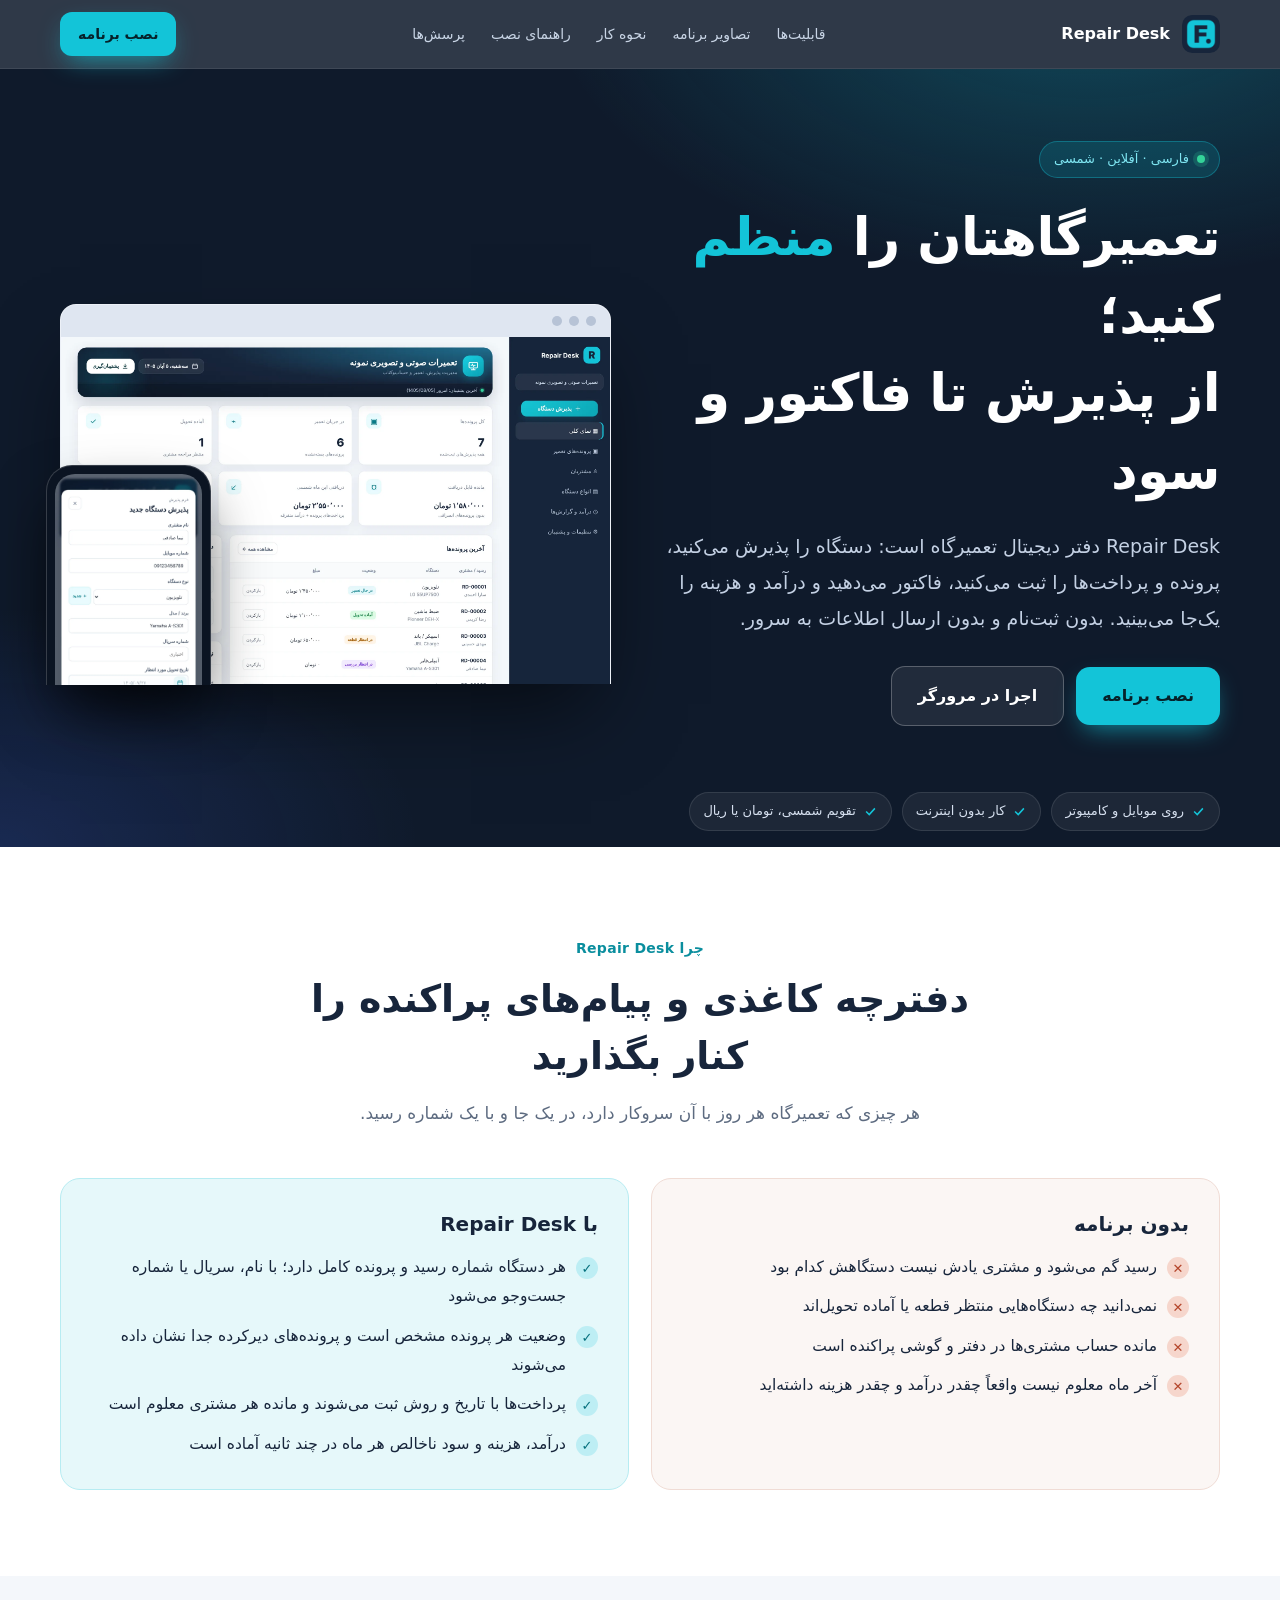
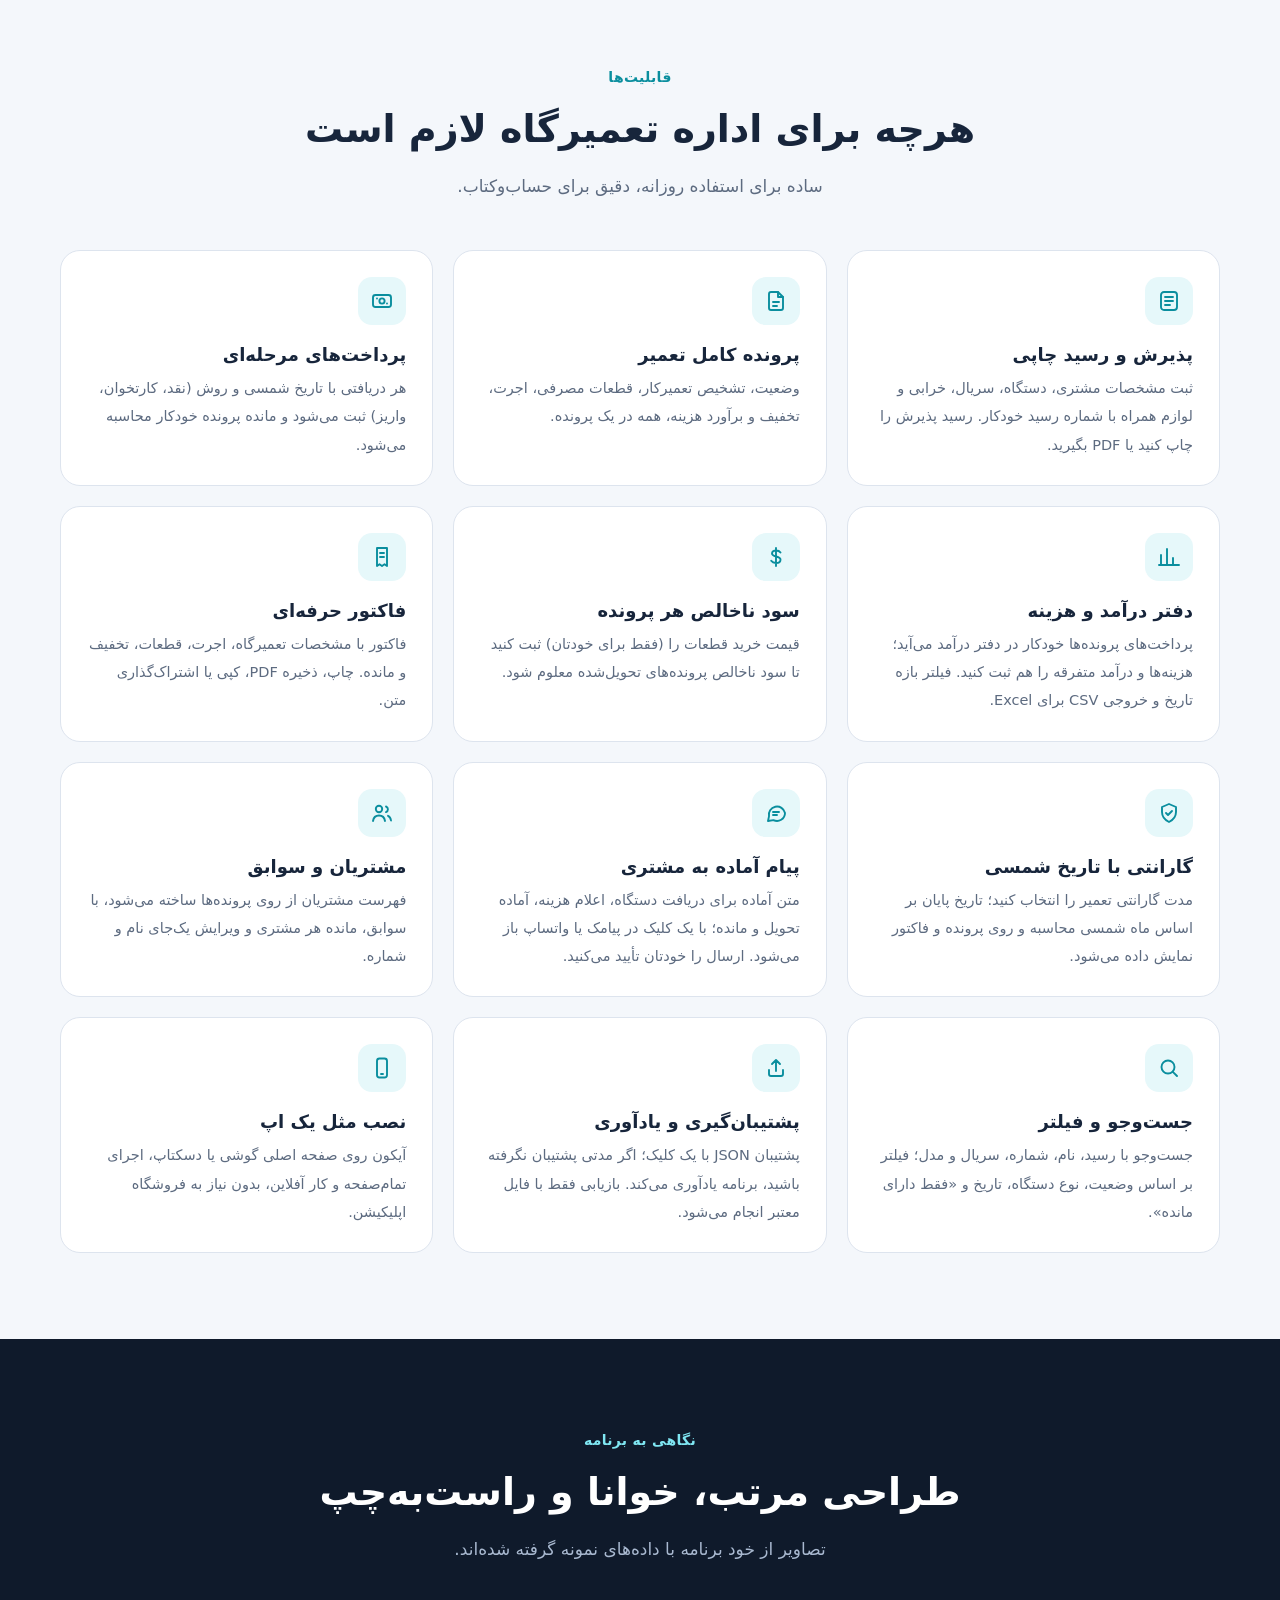
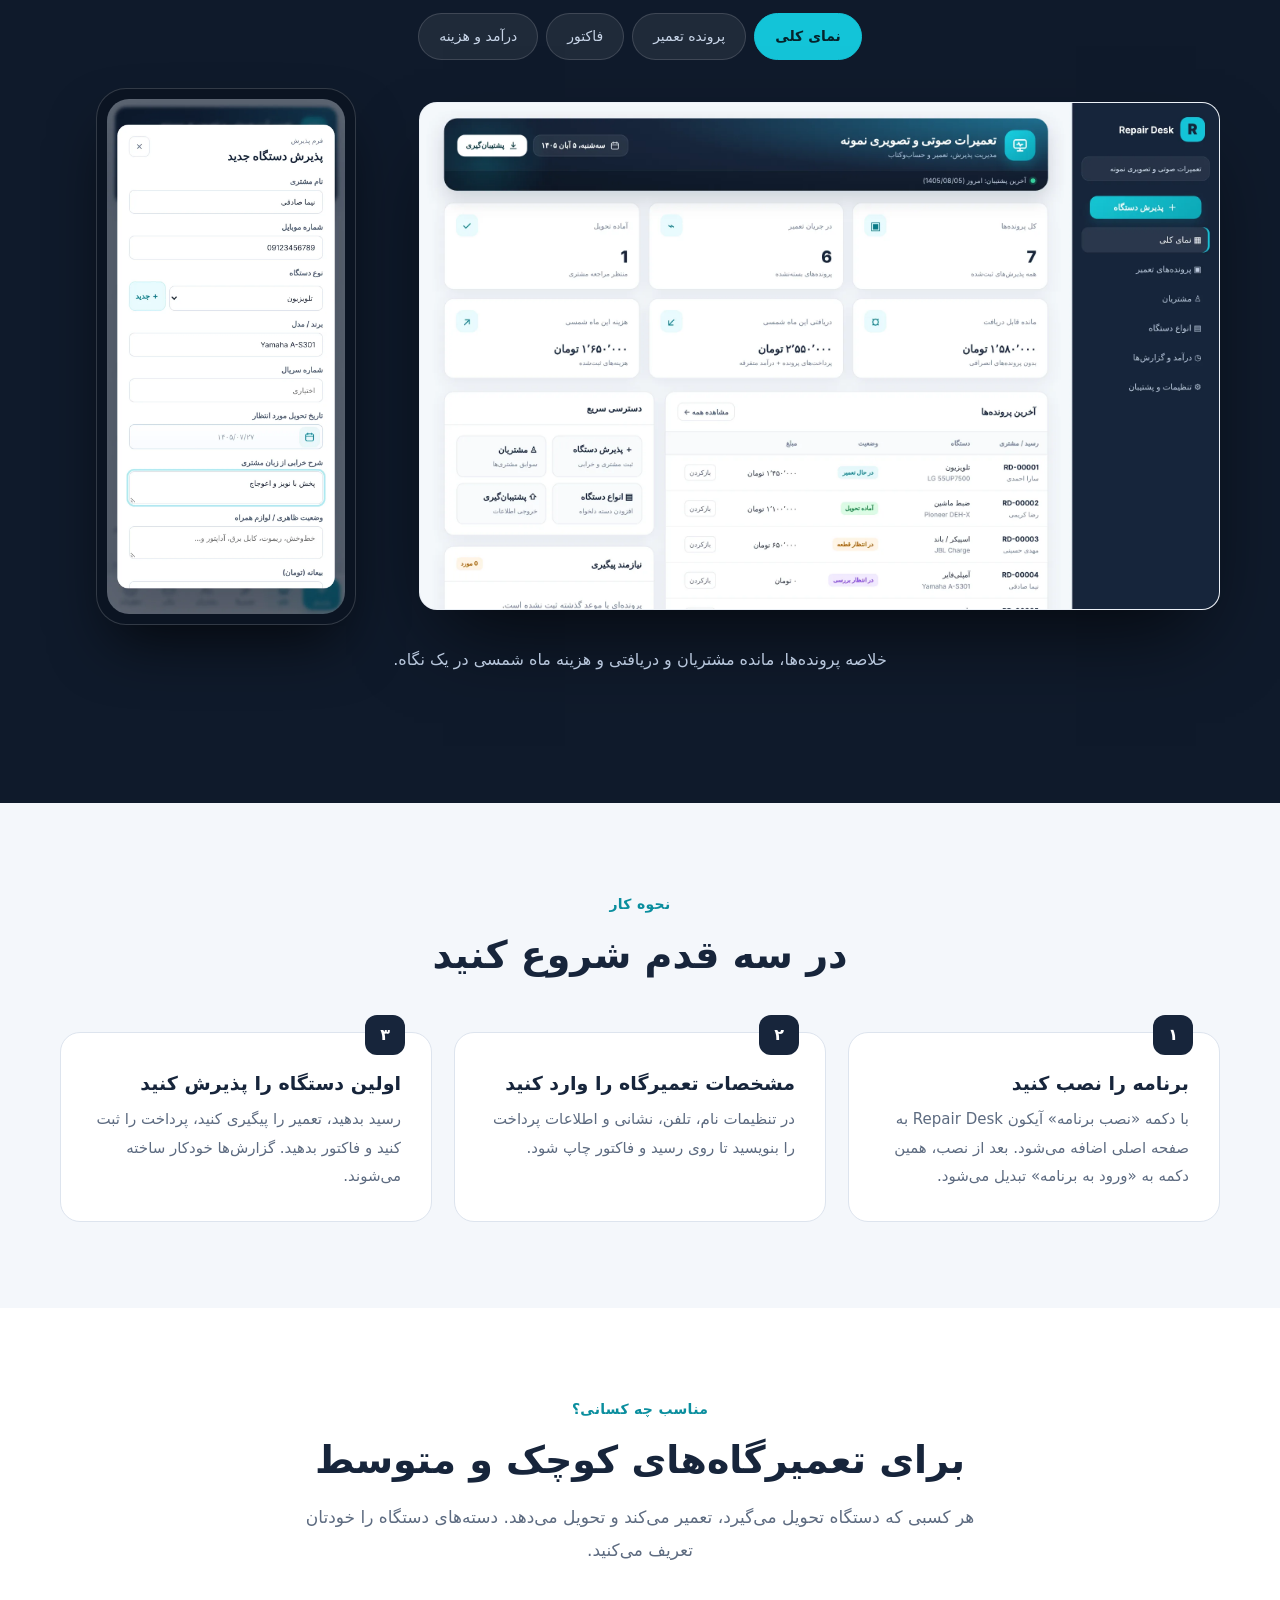
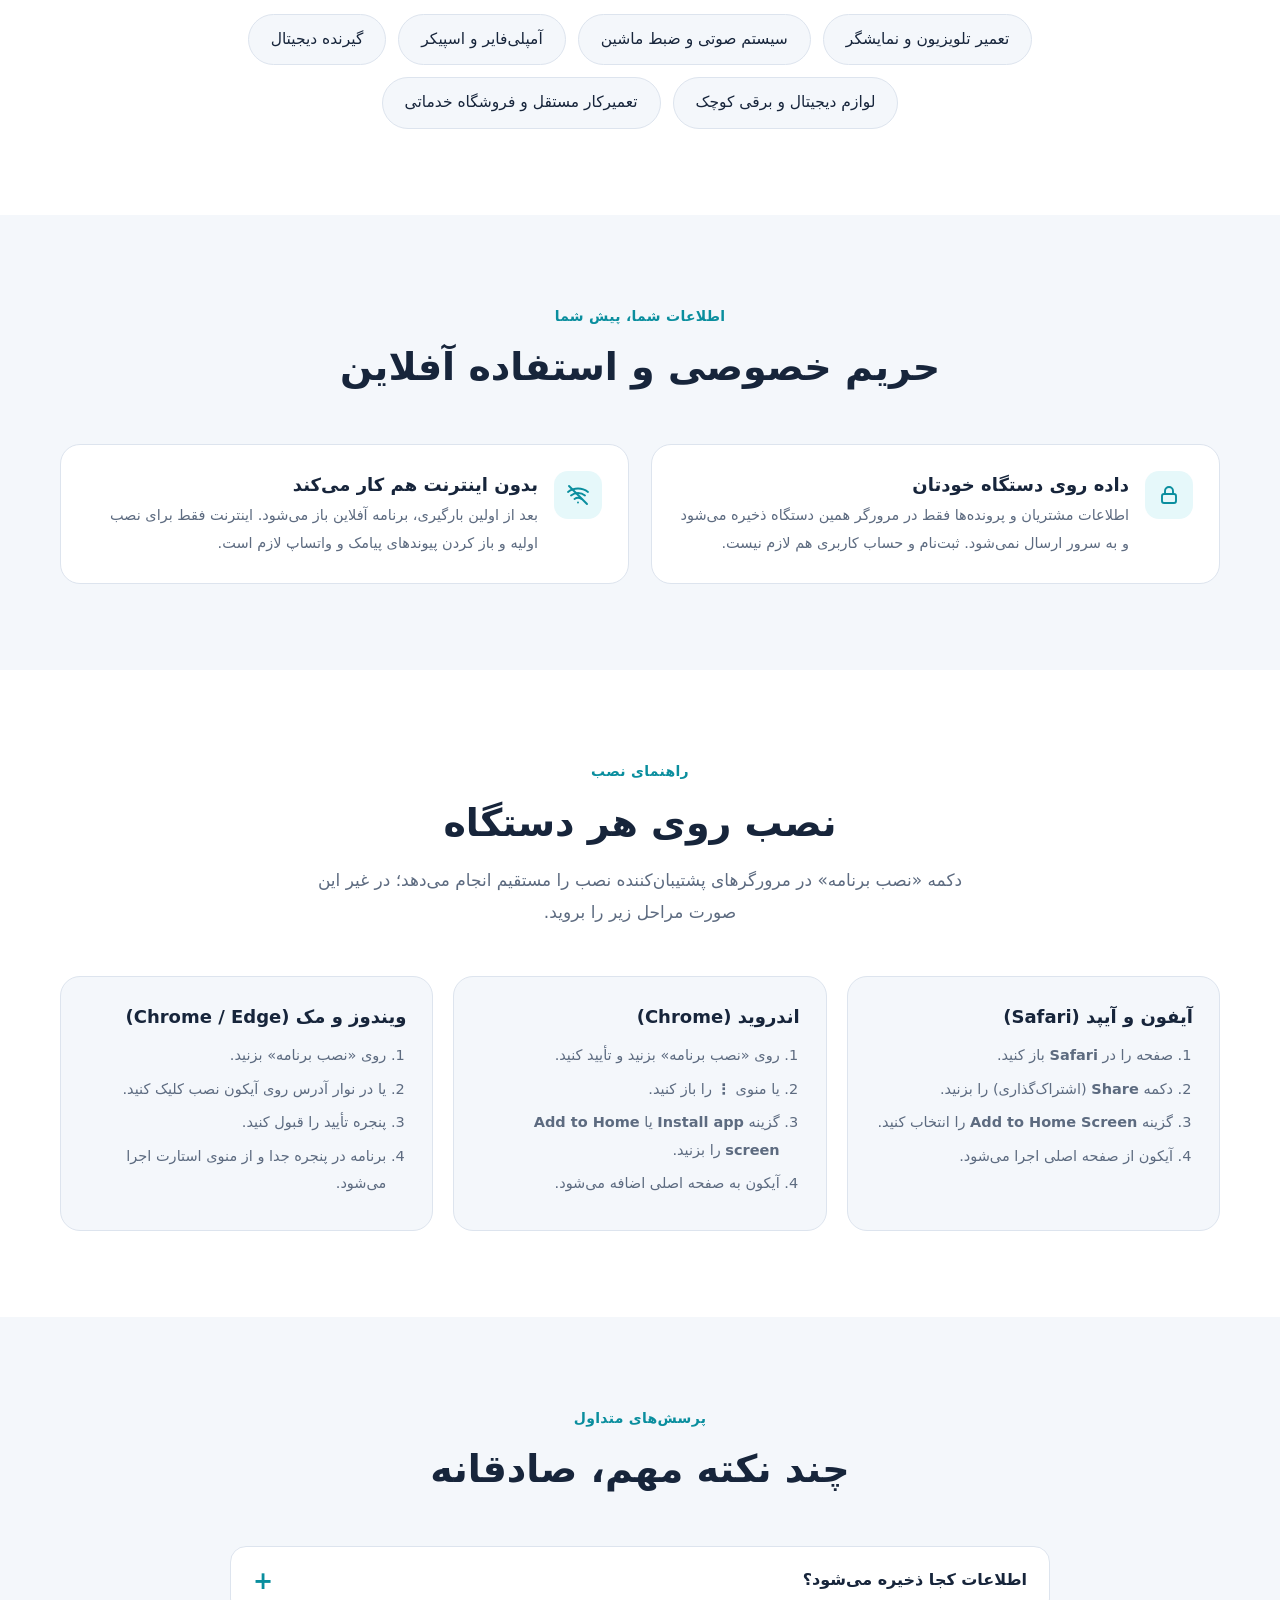
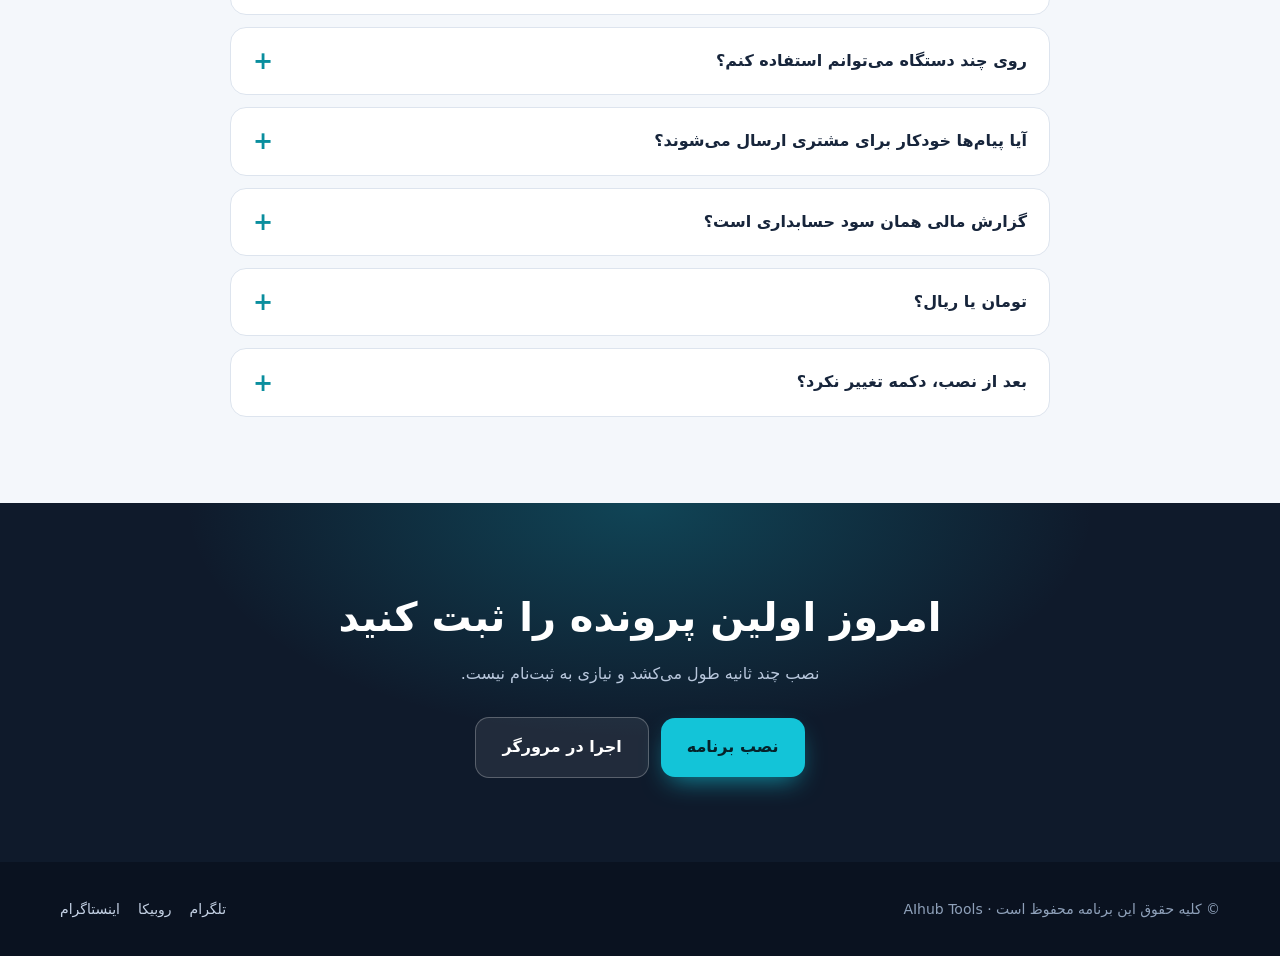
<file: index.html>
<!doctype html>
<html lang="fa" dir="rtl">
<head>
<meta charset="utf-8">
<meta name="viewport" content="width=device-width,initial-scale=1,viewport-fit=cover">
<title>Repair Desk | نرم‌افزار مدیریت تعمیرگاه</title>
<meta name="description" content="پذیرش دستگاه، پرونده تعمیر، فاکتور، پرداخت‌ها و دفتر درآمد و هزینه تعمیرگاه؛ فارسی، آفلاین و قابل نصب روی موبایل و کامپیوتر.">
<meta name="theme-color" content="#17253B">
<meta property="og:type" content="website">
<meta property="og:title" content="Repair Desk | نرم‌افزار مدیریت تعمیرگاه">
<meta property="og:description" content="از پذیرش دستگاه تا فاکتور و دفتر درآمد؛ همه در یک برنامه فارسی و آفلاین.">
<meta property="og:image" content="assets/shot-dashboard.webp">
<link rel="manifest" href="manifest.webmanifest">
<link rel="icon" href="icon.svg" type="image/svg+xml">
<link rel="apple-touch-icon" href="icon-180.png">
<meta name="apple-mobile-web-app-capable" content="yes"><meta name="mobile-web-app-capable" content="yes"><meta name="apple-mobile-web-app-title" content="مدیریت تعمیرات">
<style>
:root{--navy:#17253B;--navy2:#0f1a2b;--cyan:#13C4D8;--cyan-d:#0A8E9E;--cyan-soft:#E6F8FA;--bg:#F4F7FB;--ink:#17253B;--muted:#5d6b80;--line:#dde4ee;--card:#fff;--ok:#16a34a;--r:20px;--shadow:0 18px 50px -18px rgba(23,37,59,.28)}
*{box-sizing:border-box}html{scroll-behavior:smooth}
body{margin:0;font-family:Tahoma,"Segoe UI",system-ui,Arial,sans-serif;background:var(--bg);color:var(--ink);line-height:1.9;font-size:16px;-webkit-text-size-adjust:100%}
img{max-width:100%;height:auto;display:block}a{color:inherit}
.wrap{width:min(1160px,100% - 32px);margin-inline:auto}
h1,h2,h3{line-height:1.5;margin:0}
.btn{display:inline-flex;align-items:center;justify-content:center;gap:8px;border:0;border-radius:14px;padding:14px 26px;font:inherit;font-weight:700;font-size:16px;cursor:pointer;text-decoration:none;transition:transform .15s,box-shadow .15s,background .15s;min-height:52px}
.btn:focus-visible,a:focus-visible,button:focus-visible,summary:focus-visible{outline:3px solid var(--cyan);outline-offset:3px}
.btn-primary{background:var(--cyan);color:#06222a;box-shadow:0 10px 26px -8px rgba(19,196,216,.7)}
.btn-primary:hover{transform:translateY(-2px);background:#2bd3e6}
.btn-ghost{background:rgba(255,255,255,.08);color:#fff;border:1px solid rgba(255,255,255,.25)}
.btn-ghost:hover{background:rgba(255,255,255,.16)}
.btn-dark{background:var(--navy);color:#fff}.btn-dark:hover{background:#22365a}
.btn-sm{padding:9px 18px;min-height:42px;font-size:14px;border-radius:12px}
.is-installed .btn-primary{background:#22c55e;color:#04210f;box-shadow:0 10px 26px -8px rgba(34,197,94,.7)}
.is-installed .btn-primary:hover{background:#4ade80}

/* header */
header.top{position:sticky;top:0;z-index:30;background:rgba(15,26,43,.86);backdrop-filter:blur(12px);-webkit-backdrop-filter:blur(12px);border-bottom:1px solid rgba(255,255,255,.08)}
header.top .wrap{display:flex;align-items:center;justify-content:space-between;gap:16px;height:68px}
.brand{display:flex;align-items:center;gap:12px;color:#fff;text-decoration:none;font-weight:800}
.brand img{width:38px;height:38px;border-radius:10px}.brand small{display:block;font-weight:400;font-size:11px;color:#9fb0c8;line-height:1.3}
nav.links{display:flex;gap:26px}nav.links a{color:#c9d5e6;text-decoration:none;font-size:14px}nav.links a:hover{color:#fff}
@media(max-width:860px){nav.links{display:none}}

/* hero */
.hero{background:radial-gradient(900px 480px at 85% -10%,rgba(19,196,216,.28),transparent 60%),radial-gradient(700px 400px at 0% 100%,rgba(70,110,255,.18),transparent 60%),var(--navy2);color:#fff;padding:72px 0 0;overflow:hidden}
.hero-grid{display:grid;grid-template-columns:1.02fr 1fr;gap:48px;align-items:center}
.eyebrow{display:inline-flex;align-items:center;gap:8px;background:rgba(19,196,216,.14);color:#7fe6f2;border:1px solid rgba(19,196,216,.35);padding:5px 14px;border-radius:99px;font-size:13px;margin-bottom:20px}
.eyebrow i{width:8px;height:8px;border-radius:50%;background:#34d399;box-shadow:0 0 0 4px rgba(52,211,153,.2)}
.hero h1{font-size:clamp(30px,4.6vw,52px);font-weight:900;letter-spacing:-.5px}
.hero h1 em{font-style:normal;color:var(--cyan)}
.hero p.lead{font-size:clamp(16px,2vw,19px);color:#c4d1e4;margin:18px 0 30px;max-width:34em}
.cta-row{display:flex;flex-wrap:wrap;gap:12px;align-items:center}
.cta-note{font-size:13px;color:#93a6c2;margin-top:14px;min-height:24px}
.cta-note button{background:none;border:0;color:#7fe6f2;font:inherit;text-decoration:underline;cursor:pointer;padding:0}
.chips{display:flex;flex-wrap:wrap;gap:10px;margin-top:28px;padding:0;list-style:none}
.chips li{display:flex;align-items:center;gap:7px;font-size:13px;color:#d6e0ef;background:rgba(255,255,255,.06);border:1px solid rgba(255,255,255,.1);padding:6px 13px;border-radius:99px}
.chips svg{width:15px;height:15px;color:var(--cyan)}
.stage{position:relative;padding-bottom:0}
.browser{background:#e9eef6;border-radius:16px 16px 0 0;box-shadow:0 40px 80px -20px rgba(0,0,0,.6);overflow:hidden;border:1px solid rgba(255,255,255,.15);border-bottom:0}
.browser-bar{display:flex;gap:7px;padding:11px 14px;background:#dfe6f1}
.browser-bar i{width:10px;height:10px;border-radius:50%;background:#b7c3d6}
.browser img{width:100%;aspect-ratio:1360/860;object-fit:cover;object-position:top}
.phone{position:absolute;left:-14px;bottom:-1px;width:30%;max-width:190px;background:#0b1422;border-radius:26px 26px 0 0;padding:8px 8px 0;box-shadow:0 30px 60px -10px rgba(0,0,0,.7);border:1px solid rgba(255,255,255,.18);border-bottom:0}
.phone img{border-radius:20px 20px 0 0;width:100%;aspect-ratio:390/560;object-fit:cover;object-position:top}
@media(max-width:940px){.hero{padding-top:44px}.hero-grid{grid-template-columns:1fr;gap:34px}.phone{left:8px;width:34%}}

/* sections */
section{padding:86px 0}
.sec-head{text-align:center;max-width:680px;margin:0 auto 48px}
.sec-head .tag{color:var(--cyan-d);font-weight:700;font-size:14px;letter-spacing:.3px}
.sec-head h2{font-size:clamp(25px,3.4vw,38px);font-weight:900;margin:8px 0 12px}
.sec-head p{color:var(--muted);margin:0;font-size:17px}
.pain{background:#fff}
.pain-grid{display:grid;grid-template-columns:1fr 1fr;gap:22px}
.pcard{border-radius:var(--r);padding:30px;border:1px solid var(--line)}
.pcard.before{background:#fbf6f4;border-color:#f0dcd5}.pcard.after{background:var(--cyan-soft);border-color:#b7ecf2}
.pcard h3{font-size:20px;margin-bottom:14px}
.pcard ul{margin:0;padding:0;list-style:none;display:grid;gap:10px}
.pcard li{display:flex;gap:10px;align-items:flex-start;font-size:15.5px}
.pcard li b{flex:0 0 22px;height:22px;border-radius:50%;display:grid;place-items:center;font-size:13px;margin-top:4px}
.before li b{background:#f6d6cc;color:#b4452a}.after li b{background:#bdeef4;color:#06707d}
@media(max-width:760px){.pain-grid{grid-template-columns:1fr}}

.features-grid{display:grid;grid-template-columns:repeat(3,1fr);gap:20px}
.feat{background:var(--card);border:1px solid var(--line);border-radius:var(--r);padding:26px;transition:transform .2s,box-shadow .2s,border-color .2s}
.feat:hover{transform:translateY(-4px);box-shadow:var(--shadow);border-color:#b7ecf2}
.ico{width:48px;height:48px;border-radius:14px;background:var(--cyan-soft);color:var(--cyan-d);display:grid;place-items:center;margin-bottom:16px}
.ico svg{width:24px;height:24px}
.feat h3{font-size:18px;margin-bottom:6px}.feat p{margin:0;color:var(--muted);font-size:14.5px;line-height:1.95}
@media(max-width:980px){.features-grid{grid-template-columns:repeat(2,1fr)}}@media(max-width:620px){.features-grid{grid-template-columns:1fr}}

.showcase{background:var(--navy2);color:#fff}
.showcase .sec-head p{color:#a9b9d0}.showcase .sec-head .tag{color:#7fe6f2}
.tabs{display:flex;flex-wrap:wrap;justify-content:center;gap:8px;margin-bottom:28px}
.tab{background:rgba(255,255,255,.07);color:#c7d4e7;border:1px solid rgba(255,255,255,.14);border-radius:99px;padding:9px 20px;font:inherit;font-size:14px;cursor:pointer}
.tab[aria-selected=true]{background:var(--cyan);color:#06222a;border-color:var(--cyan);font-weight:700}
.shot-grid{display:grid;grid-template-columns:1.5fr .62fr;gap:28px;align-items:center}
.shot-main{border-radius:18px;overflow:hidden;box-shadow:0 40px 80px -24px rgba(0,0,0,.7);border:1px solid rgba(255,255,255,.14);background:#e9eef6}
.shot-main img{width:100%;aspect-ratio:1360/860;object-fit:cover;object-position:top}
.shot-side{background:#0b1422;border-radius:30px;padding:10px;border:1px solid rgba(255,255,255,.16);box-shadow:0 30px 60px -16px rgba(0,0,0,.7);max-width:260px;margin-inline:auto}
.shot-side img{border-radius:22px;width:100%;aspect-ratio:390/844;object-fit:cover;object-position:top}
.shot-cap{text-align:center;color:#b8c7dc;margin-top:20px;min-height:56px}
@media(max-width:860px){.shot-grid{grid-template-columns:1fr}.shot-side{max-width:200px}}

.steps{display:grid;grid-template-columns:repeat(3,1fr);gap:22px;counter-reset:s}
.step{background:#fff;border:1px solid var(--line);border-radius:var(--r);padding:30px;position:relative}
.step::before{counter-increment:s;content:counter(s,persian);position:absolute;top:-18px;right:26px;width:40px;height:40px;border-radius:12px;background:var(--navy);color:#fff;display:grid;place-items:center;font-weight:800}
.step h3{margin:6px 0 8px;font-size:19px}.step p{margin:0;color:var(--muted);font-size:15px}
@media(max-width:820px){.steps{grid-template-columns:1fr;gap:30px}}

.who{background:#fff}
.who-list{display:flex;flex-wrap:wrap;gap:12px;justify-content:center;max-width:860px;margin:0 auto}
.who-list span{background:var(--bg);border:1px solid var(--line);border-radius:99px;padding:10px 22px;font-size:15.5px}

.privacy{display:grid;grid-template-columns:1fr 1fr;gap:22px}
.pv{display:flex;gap:16px;background:#fff;border:1px solid var(--line);border-radius:var(--r);padding:26px}
.pv .ico{flex:0 0 48px;margin:0}.pv h3{font-size:18px;margin-bottom:4px}.pv p{margin:0;color:var(--muted);font-size:14.5px}
@media(max-width:760px){.privacy{grid-template-columns:1fr}}

.guide{background:#fff}
.guide-grid{display:grid;grid-template-columns:repeat(3,1fr);gap:20px}
.g{border:1px solid var(--line);border-radius:var(--r);padding:26px;background:var(--bg)}
.g h3{font-size:18px;margin-bottom:12px}.g ol{margin:0;padding-inline-start:20px;color:var(--muted);font-size:14.5px}.g li{margin-bottom:6px}
@media(max-width:860px){.guide-grid{grid-template-columns:1fr}}

.faq{max-width:820px;margin-inline:auto;display:grid;gap:12px}
details{background:#fff;border:1px solid var(--line);border-radius:16px;padding:0 22px}
summary{cursor:pointer;list-style:none;padding:18px 0;font-weight:700;display:flex;justify-content:space-between;gap:12px;align-items:center}
summary::-webkit-details-marker{display:none}
summary::after{content:"+";font-size:24px;color:var(--cyan-d);line-height:1;transition:transform .2s}
details[open] summary::after{transform:rotate(45deg)}
details p{margin:0 0 18px;color:var(--muted);font-size:15px}

.final{background:radial-gradient(700px 360px at 50% 0%,rgba(19,196,216,.25),transparent 65%),var(--navy2);color:#fff;text-align:center;padding:84px 0}
.final h2{font-size:clamp(26px,4vw,40px);font-weight:900;margin-bottom:12px}.final p{color:#b8c7dc;margin:0 auto 28px;max-width:34em}
.final .cta-row{justify-content:center}
footer{background:#0a1220;color:#8fa1ba;padding:34px 0;font-size:14px}
footer .wrap{display:flex;flex-wrap:wrap;gap:16px;justify-content:space-between;align-items:center}
footer .soc{display:flex;gap:18px;flex-wrap:wrap}footer a{color:#c4d1e4;text-decoration:none}footer a:hover{color:#fff;text-decoration:underline}

/* dialog */
dialog{border:0;border-radius:22px;padding:0;width:min(520px,calc(100% - 28px));box-shadow:0 40px 90px -20px rgba(0,0,0,.55);color:var(--ink);font-family:inherit}
dialog::backdrop{background:rgba(10,18,32,.6);backdrop-filter:blur(3px)}
.dlg{padding:28px}.dlg h3{font-size:21px;margin-bottom:6px}.dlg p{color:var(--muted);margin:0 0 14px;font-size:15px}
.dlg ol{padding-inline-start:20px;margin:0 0 18px;font-size:15.5px}.dlg li{margin-bottom:8px}
.dlg .row{display:flex;gap:10px;justify-content:flex-end;flex-wrap:wrap}
.kbd{background:var(--cyan-soft);border:1px solid #b7ecf2;border-radius:8px;padding:1px 8px;font-size:14px}

.reveal{opacity:0;transform:translateY(18px);transition:opacity .6s,transform .6s}
.reveal.in{opacity:1;transform:none}
@media(prefers-reduced-motion:reduce){*{scroll-behavior:auto!important}.reveal{opacity:1;transform:none;transition:none}.btn,.feat{transition:none}}
.noscript{background:#fff3cd;padding:10px;text-align:center;font-size:14px}
</style>
<noscript><style>.reveal{opacity:1!important;transform:none!important}</style></noscript>
</head>
<body>
<noscript><div class="noscript">برای نصب برنامه، جاوااسکریپت مرورگر باید فعال باشد. می‌توانید مستقیم <a href="app.html">وارد برنامه</a> شوید.</div></noscript>

<header class="top">
  <div class="wrap">
    <a class="brand" href="#top"><img src="icon-192.png" alt="" width="38" height="38"><span>Repair Desk</span></a>
    <nav class="links" aria-label="بخش‌های صفحه"><a href="#features">قابلیت‌ها</a><a href="#showcase">تصاویر برنامه</a><a href="#how">نحوه کار</a><a href="#guide">راهنمای نصب</a><a href="#faq">پرسش‌ها</a></nav>
    <a class="btn btn-primary btn-sm" href="app.html" data-install><span data-install-label>نصب برنامه</span></a>
  </div>
</header>

<main id="top">
<div class="hero">
  <div class="wrap hero-grid">
    <div>
      <span class="eyebrow"><i></i>فارسی · آفلاین · شمسی</span>
      <h1>تعمیرگاهتان را <em>منظم</em> کنید؛<br>از پذیرش تا فاکتور و سود</h1>
      <p class="lead">Repair Desk دفتر دیجیتال تعمیرگاه است: دستگاه را پذیرش می‌کنید، پرونده و پرداخت‌ها را ثبت می‌کنید، فاکتور می‌دهید و درآمد و هزینه را یک‌جا می‌بینید. بدون ثبت‌نام و بدون ارسال اطلاعات به سرور.</p>
      <div class="cta-row">
        <a class="btn btn-primary" href="app.html" data-install><span data-install-label>نصب برنامه</span></a>
        <a class="btn btn-ghost" href="app.html" data-open-browser>اجرا در مرورگر</a>
      </div>
      <div class="cta-note" id="ctaNote" aria-live="polite"></div>
      <ul class="chips">
        <li><svg viewBox="0 0 24 24" fill="none" stroke="currentColor" stroke-width="2.4"><path d="M5 12l5 5 9-10"/></svg>روی موبایل و کامپیوتر</li>
        <li><svg viewBox="0 0 24 24" fill="none" stroke="currentColor" stroke-width="2.4"><path d="M5 12l5 5 9-10"/></svg>کار بدون اینترنت</li>
        <li><svg viewBox="0 0 24 24" fill="none" stroke="currentColor" stroke-width="2.4"><path d="M5 12l5 5 9-10"/></svg>تقویم شمسی، تومان یا ریال</li>
      </ul>
    </div>
    <div class="stage" aria-hidden="false">
      <div class="browser"><div class="browser-bar"><i></i><i></i><i></i></div><img src="assets/shot-dashboard.webp" alt="نمای کلی برنامه شامل پرونده‌های در جریان، مانده‌ها و دریافتی ماه" width="1600" height="1012" fetchpriority="high"></div>
      <div class="phone"><img src="assets/shot-mobile.webp" alt="فرم پذیرش دستگاه در موبایل" width="585" height="1266" loading="lazy"></div>
    </div>
  </div>
</div>

<section class="pain" id="why">
  <div class="wrap">
    <div class="sec-head reveal"><span class="tag">چرا Repair Desk</span><h2>دفترچه کاغذی و پیام‌های پراکنده را کنار بگذارید</h2><p>هر چیزی که تعمیرگاه هر روز با آن سروکار دارد، در یک جا و با یک شماره رسید.</p></div>
    <div class="pain-grid">
      <div class="pcard before reveal"><h3>بدون برنامه</h3><ul>
        <li><b>✕</b>رسید گم می‌شود و مشتری یادش نیست دستگاهش کدام بود</li>
        <li><b>✕</b>نمی‌دانید چه دستگاه‌هایی منتظر قطعه یا آماده تحویل‌اند</li>
        <li><b>✕</b>مانده حساب مشتری‌ها در دفتر و گوشی پراکنده است</li>
        <li><b>✕</b>آخر ماه معلوم نیست واقعاً چقدر درآمد و چقدر هزینه داشته‌اید</li></ul></div>
      <div class="pcard after reveal"><h3>با Repair Desk</h3><ul>
        <li><b>✓</b>هر دستگاه شماره رسید و پرونده کامل دارد؛ با نام، سریال یا شماره جست‌وجو می‌شود</li>
        <li><b>✓</b>وضعیت هر پرونده مشخص است و پرونده‌های دیرکرده جدا نشان داده می‌شوند</li>
        <li><b>✓</b>پرداخت‌ها با تاریخ و روش ثبت می‌شوند و مانده هر مشتری معلوم است</li>
        <li><b>✓</b>درآمد، هزینه و سود ناخالص هر ماه در چند ثانیه آماده است</li></ul></div>
    </div>
  </div>
</section>

<section id="features">
  <div class="wrap">
    <div class="sec-head reveal"><span class="tag">قابلیت‌ها</span><h2>هرچه برای اداره تعمیرگاه لازم است</h2><p>ساده برای استفاده روزانه، دقیق برای حساب‌وکتاب.</p></div>
    <div class="features-grid">
      <article class="feat reveal"><div class="ico"><svg viewBox="0 0 24 24" fill="none" stroke="currentColor" stroke-width="1.9" stroke-linecap="round" stroke-linejoin="round"><rect x="4" y="3" width="16" height="18" rx="3"/><path d="M8 8h8M8 12h8M8 16h5"/></svg></div><h3>پذیرش و رسید چاپی</h3><p>ثبت مشخصات مشتری، دستگاه، سریال، خرابی و لوازم همراه با شماره رسید خودکار. رسید پذیرش را چاپ کنید یا PDF بگیرید.</p></article>
      <article class="feat reveal"><div class="ico"><svg viewBox="0 0 24 24" fill="none" stroke="currentColor" stroke-width="1.9" stroke-linecap="round" stroke-linejoin="round"><path d="M14 3H7a2 2 0 0 0-2 2v14a2 2 0 0 0 2 2h10a2 2 0 0 0 2-2V8z"/><path d="M14 3v5h5M9 13h6M9 17h4"/></svg></div><h3>پرونده کامل تعمیر</h3><p>وضعیت، تشخیص تعمیرکار، قطعات مصرفی، اجرت، تخفیف و برآورد هزینه، همه در یک پرونده.</p></article>
      <article class="feat reveal"><div class="ico"><svg viewBox="0 0 24 24" fill="none" stroke="currentColor" stroke-width="1.9" stroke-linecap="round" stroke-linejoin="round"><rect x="3" y="6" width="18" height="12" rx="2.5"/><circle cx="12" cy="12" r="2.6"/><path d="M7 9.5v.01M17 14.5v.01"/></svg></div><h3>پرداخت‌های مرحله‌ای</h3><p>هر دریافتی با تاریخ شمسی و روش (نقد، کارتخوان، واریز) ثبت می‌شود و مانده پرونده خودکار محاسبه می‌شود.</p></article>
      <article class="feat reveal"><div class="ico"><svg viewBox="0 0 24 24" fill="none" stroke="currentColor" stroke-width="1.9" stroke-linecap="round" stroke-linejoin="round"><path d="M4 20V10M10 20V4M16 20v-7M22 20H2"/></svg></div><h3>دفتر درآمد و هزینه</h3><p>پرداخت‌های پرونده‌ها خودکار در دفتر درآمد می‌آید؛ هزینه‌ها و درآمد متفرقه را هم ثبت کنید. فیلتر بازه تاریخ و خروجی CSV برای Excel.</p></article>
      <article class="feat reveal"><div class="ico"><svg viewBox="0 0 24 24" fill="none" stroke="currentColor" stroke-width="1.9" stroke-linecap="round" stroke-linejoin="round"><path d="M12 3v18M16.5 7.5C15.5 6 13.9 5.5 12 5.5c-2.5 0-4 1.2-4 3 0 4 8.5 2 8.5 6.2 0 1.8-1.7 3.3-4.5 3.3-2 0-3.8-.7-4.8-2.2"/></svg></div><h3>سود ناخالص هر پرونده</h3><p>قیمت خرید قطعات را (فقط برای خودتان) ثبت کنید تا سود ناخالص پرونده‌های تحویل‌شده معلوم شود.</p></article>
      <article class="feat reveal"><div class="ico"><svg viewBox="0 0 24 24" fill="none" stroke="currentColor" stroke-width="1.9" stroke-linecap="round" stroke-linejoin="round"><path d="M7 3h10v18l-2.5-1.7L12 21l-2.5-1.7L7 21z"/><path d="M10 8h4M10 12h4"/></svg></div><h3>فاکتور حرفه‌ای</h3><p>فاکتور با مشخصات تعمیرگاه، اجرت، قطعات، تخفیف و مانده. چاپ، ذخیره PDF، کپی یا اشتراک‌گذاری متن.</p></article>
      <article class="feat reveal"><div class="ico"><svg viewBox="0 0 24 24" fill="none" stroke="currentColor" stroke-width="1.9" stroke-linecap="round" stroke-linejoin="round"><path d="M12 3l7 3v5c0 4.5-3 8-7 10-4-2-7-5.5-7-10V6z"/><path d="M9 12l2 2 4-4"/></svg></div><h3>گارانتی با تاریخ شمسی</h3><p>مدت گارانتی تعمیر را انتخاب کنید؛ تاریخ پایان بر اساس ماه شمسی محاسبه و روی پرونده و فاکتور نمایش داده می‌شود.</p></article>
      <article class="feat reveal"><div class="ico"><svg viewBox="0 0 24 24" fill="none" stroke="currentColor" stroke-width="1.9" stroke-linecap="round" stroke-linejoin="round"><path d="M21 12a8 8 0 0 1-11.6 7.1L4 20l1-4.6A8 8 0 1 1 21 12z"/><path d="M9 11h6M9 14h4"/></svg></div><h3>پیام آماده به مشتری</h3><p>متن آماده برای دریافت دستگاه، اعلام هزینه، آماده تحویل و مانده؛ با یک کلیک در پیامک یا واتساپ باز می‌شود. ارسال را خودتان تأیید می‌کنید.</p></article>
      <article class="feat reveal"><div class="ico"><svg viewBox="0 0 24 24" fill="none" stroke="currentColor" stroke-width="1.9" stroke-linecap="round" stroke-linejoin="round"><circle cx="9" cy="8" r="3.2"/><path d="M3 20c.5-3.5 3-5.5 6-5.5s5.5 2 6 5.5M16 5.5a3 3 0 0 1 0 5.6M18 14.8c1.7.7 2.7 2.4 3 4.7"/></svg></div><h3>مشتریان و سوابق</h3><p>فهرست مشتریان از روی پرونده‌ها ساخته می‌شود، با سوابق، مانده هر مشتری و ویرایش یک‌جای نام و شماره.</p></article>
      <article class="feat reveal"><div class="ico"><svg viewBox="0 0 24 24" fill="none" stroke="currentColor" stroke-width="1.9" stroke-linecap="round" stroke-linejoin="round"><circle cx="11" cy="11" r="6.5"/><path d="M20 20l-4.2-4.2"/></svg></div><h3>جست‌وجو و فیلتر</h3><p>جست‌وجو با رسید، نام، شماره، سریال و مدل؛ فیلتر بر اساس وضعیت، نوع دستگاه، تاریخ و «فقط دارای مانده».</p></article>
      <article class="feat reveal"><div class="ico"><svg viewBox="0 0 24 24" fill="none" stroke="currentColor" stroke-width="1.9" stroke-linecap="round" stroke-linejoin="round"><path d="M12 15V4m0 0l-4 4m4-4l4 4M5 14v4a2 2 0 0 0 2 2h10a2 2 0 0 0 2-2v-4"/></svg></div><h3>پشتیبان‌گیری و یادآوری</h3><p>پشتیبان JSON با یک کلیک؛ اگر مدتی پشتیبان نگرفته باشید، برنامه یادآوری می‌کند. بازیابی فقط با فایل معتبر انجام می‌شود.</p></article>
      <article class="feat reveal"><div class="ico"><svg viewBox="0 0 24 24" fill="none" stroke="currentColor" stroke-width="1.9" stroke-linecap="round" stroke-linejoin="round"><rect x="7" y="2.5" width="10" height="19" rx="2.5"/><path d="M11 18h2"/></svg></div><h3>نصب مثل یک اپ</h3><p>آیکون روی صفحه اصلی گوشی یا دسکتاپ، اجرای تمام‌صفحه و کار آفلاین، بدون نیاز به فروشگاه اپلیکیشن.</p></article>
    </div>
  </div>
</section>

<section class="showcase" id="showcase">
  <div class="wrap">
    <div class="sec-head reveal"><span class="tag">نگاهی به برنامه</span><h2>طراحی مرتب، خوانا و راست‌به‌چپ</h2><p>تصاویر از خود برنامه با داده‌های نمونه گرفته شده‌اند.</p></div>
    <div class="tabs" role="tablist" aria-label="تصاویر برنامه">
      <button class="tab" role="tab" aria-selected="true" data-shot="dashboard">نمای کلی</button>
      <button class="tab" role="tab" aria-selected="false" data-shot="detail">پرونده تعمیر</button>
      <button class="tab" role="tab" aria-selected="false" data-shot="invoice">فاکتور</button>
      <button class="tab" role="tab" aria-selected="false" data-shot="finance">درآمد و هزینه</button>
    </div>
    <div class="shot-grid">
      <div class="shot-main"><img id="shotMain" src="assets/shot-dashboard.webp" alt="نمای کلی برنامه" width="1600" height="1012" loading="lazy"></div>
      <div class="shot-side"><img src="assets/shot-mobile.webp" alt="نسخه موبایل: فرم پذیرش دستگاه" width="585" height="1266" loading="lazy"></div>
    </div>
    <p class="shot-cap" id="shotCap">خلاصه پرونده‌ها، مانده مشتریان و دریافتی و هزینه ماه شمسی در یک نگاه.</p>
  </div>
</section>

<section id="how">
  <div class="wrap">
    <div class="sec-head reveal"><span class="tag">نحوه کار</span><h2>در سه قدم شروع کنید</h2></div>
    <div class="steps">
      <div class="step reveal"><h3>برنامه را نصب کنید</h3><p>با دکمه «نصب برنامه» آیکون Repair Desk به صفحه اصلی اضافه می‌شود. بعد از نصب، همین دکمه به «ورود به برنامه» تبدیل می‌شود.</p></div>
      <div class="step reveal"><h3>مشخصات تعمیرگاه را وارد کنید</h3><p>در تنظیمات نام، تلفن، نشانی و اطلاعات پرداخت را بنویسید تا روی رسید و فاکتور چاپ شود.</p></div>
      <div class="step reveal"><h3>اولین دستگاه را پذیرش کنید</h3><p>رسید بدهید، تعمیر را پیگیری کنید، پرداخت را ثبت کنید و فاکتور بدهید. گزارش‌ها خودکار ساخته می‌شوند.</p></div>
    </div>
  </div>
</section>

<section class="who">
  <div class="wrap">
    <div class="sec-head reveal"><span class="tag">مناسب چه کسانی؟</span><h2>برای تعمیرگاه‌های کوچک و متوسط</h2><p>هر کسبی که دستگاه تحویل می‌گیرد، تعمیر می‌کند و تحویل می‌دهد. دسته‌های دستگاه را خودتان تعریف می‌کنید.</p></div>
    <div class="who-list reveal"><span>تعمیر تلویزیون و نمایشگر</span><span>سیستم صوتی و ضبط ماشین</span><span>آمپلی‌فایر و اسپیکر</span><span>گیرنده دیجیتال</span><span>لوازم دیجیتال و برقی کوچک</span><span>تعمیرکار مستقل و فروشگاه خدماتی</span></div>
  </div>
</section>

<section>
  <div class="wrap">
    <div class="sec-head reveal"><span class="tag">اطلاعات شما، پیش شما</span><h2>حریم خصوصی و استفاده آفلاین</h2></div>
    <div class="privacy">
      <div class="pv reveal"><div class="ico"><svg viewBox="0 0 24 24" fill="none" stroke="currentColor" stroke-width="1.9" stroke-linecap="round" stroke-linejoin="round"><rect x="5" y="11" width="14" height="9" rx="2"/><path d="M8 11V8a4 4 0 0 1 8 0v3"/></svg></div><div><h3>داده روی دستگاه خودتان</h3><p>اطلاعات مشتریان و پرونده‌ها فقط در مرورگر همین دستگاه ذخیره می‌شود و به سرور ارسال نمی‌شود. ثبت‌نام و حساب کاربری هم لازم نیست.</p></div></div>
      <div class="pv reveal"><div class="ico"><svg viewBox="0 0 24 24" fill="none" stroke="currentColor" stroke-width="1.9" stroke-linecap="round" stroke-linejoin="round"><path d="M2 9a16 16 0 0 1 20 0M5 12.5a11 11 0 0 1 14 0M8.5 16a6 6 0 0 1 7 0M12 19.5v.01"/><path d="M3 3l18 18"/></svg></div><div><h3>بدون اینترنت هم کار می‌کند</h3><p>بعد از اولین بارگیری، برنامه آفلاین باز می‌شود. اینترنت فقط برای نصب اولیه و باز کردن پیوندهای پیامک و واتساپ لازم است.</p></div></div>
    </div>
  </div>
</section>

<section class="guide" id="guide">
  <div class="wrap">
    <div class="sec-head reveal"><span class="tag">راهنمای نصب</span><h2>نصب روی هر دستگاه</h2><p>دکمه «نصب برنامه» در مرورگرهای پشتیبان‌کننده نصب را مستقیم انجام می‌دهد؛ در غیر این صورت مراحل زیر را بروید.</p></div>
    <div class="guide-grid">
      <div class="g reveal"><h3>آیفون و آیپد (Safari)</h3><ol><li>صفحه را در <b>Safari</b> باز کنید.</li><li>دکمه <b>Share</b> (اشتراک‌گذاری) را بزنید.</li><li>گزینه <b>Add to Home Screen</b> را انتخاب کنید.</li><li>آیکون از صفحه اصلی اجرا می‌شود.</li></ol></div>
      <div class="g reveal"><h3>اندروید (Chrome)</h3><ol><li>روی «نصب برنامه» بزنید و تأیید کنید.</li><li>یا منوی <b>⋮</b> را باز کنید.</li><li>گزینه <b>Install app</b> یا <b>Add to Home screen</b> را بزنید.</li><li>آیکون به صفحه اصلی اضافه می‌شود.</li></ol></div>
      <div class="g reveal"><h3>ویندوز و مک (Chrome / Edge)</h3><ol><li>روی «نصب برنامه» بزنید.</li><li>یا در نوار آدرس روی آیکون نصب کلیک کنید.</li><li>پنجره تأیید را قبول کنید.</li><li>برنامه در پنجره جدا و از منوی استارت اجرا می‌شود.</li></ol></div>
    </div>
  </div>
</section>

<section id="faq">
  <div class="wrap">
    <div class="sec-head reveal"><span class="tag">پرسش‌های متداول</span><h2>چند نکته مهم، صادقانه</h2></div>
    <div class="faq reveal">
      <details><summary>اطلاعات کجا ذخیره می‌شود؟</summary><p>در حافظه مرورگر همان دستگاه. اگر داده‌های مرورگر را پاک کنید یا دستگاه را عوض کنید، بدون فایل پشتیبان اطلاعات از بین می‌رود. پیشنهاد می‌کنیم هفته‌ای یک‌بار پشتیبان بگیرید.</p></details>
      <details><summary>روی چند دستگاه می‌توانم استفاده کنم؟</summary><p>همگام‌سازی خودکار بین دستگاه‌ها وجود ندارد. برای انتقال اطلاعات، پشتیبان بگیرید و روی دستگاه دیگر بازیابی کنید.</p></details>
      <details><summary>آیا پیام‌ها خودکار برای مشتری ارسال می‌شوند؟</summary><p>خیر. متن آماده می‌شود و در پیامک یا واتساپ باز می‌شود؛ ارسال نهایی را خودتان انجام می‌دهید.</p></details>
      <details><summary>گزارش مالی همان سود حسابداری است؟</summary><p>خیر. خالص جریان نقدی تراکنش‌های ثبت‌شده و سود ناخالص بر اساس قیمت خرید قطعاتی است که وارد می‌کنید. این گزارش‌ها جایگزین حسابدار نیستند.</p></details>
      <details><summary>تومان یا ریال؟</summary><p>در تنظیمات واحد پول را انتخاب کنید. مبالغ قبلی حفظ می‌شوند و فقط نمایش و ورود عدد با واحد انتخابی انجام می‌شود.</p></details>
      <details><summary>بعد از نصب، دکمه تغییر نکرد؟</summary><p>دکمه بعد از نصب یا اجرای برنامه به حالت «ورود به برنامه» تغییر می‌کند. اگر برنامه را حذف کرده‌اید، پیوند «نصب نکرده‌ام» زیر دکمه را بزنید تا دوباره «نصب برنامه» نمایش داده شود.</p></details>
    </div>
  </div>
</section>

<div class="final">
  <div class="wrap reveal">
    <h2>امروز اولین پرونده را ثبت کنید</h2>
    <p>نصب چند ثانیه طول می‌کشد و نیازی به ثبت‌نام نیست.</p>
    <div class="cta-row"><a class="btn btn-primary" href="app.html" data-install><span data-install-label>نصب برنامه</span></a><a class="btn btn-ghost" href="app.html" data-open-browser>اجرا در مرورگر</a></div>
  </div>
</div>
</main>

<footer>
  <div class="wrap">
    <div>© کلیه حقوق این برنامه محفوظ است · AIhub Tools</div>
    <div class="soc"><a href="https://t.me/aihub_tools" target="_blank" rel="noopener noreferrer">تلگرام</a><a href="https://rubika.ir/aihub_tools" target="_blank" rel="noopener noreferrer">روبیکا</a><a href="https://instagram.com/aihub_tools" target="_blank" rel="noopener noreferrer">اینستاگرام</a></div>
  </div>
</footer>

<dialog id="installDlg" aria-labelledby="dlgTitle"><div class="dlg">
  <h3 id="dlgTitle">نصب Repair Desk</h3>
  <p id="dlgIntro">مرورگر شما نصب خودکار را پشتیبانی نمی‌کند یا هنوز آماده نصب نیست. مراحل زیر را انجام دهید:</p>
  <ol id="dlgSteps"></ol>
  <p id="dlgNote" style="font-size:13px"></p>
  <div class="row"><a class="btn btn-dark btn-sm" href="app.html">ادامه در مرورگر</a><button class="btn btn-primary btn-sm" id="dlgClose" type="button">متوجه شدم</button></div>
</div></dialog>

<script>
(function(){
  "use strict";
  var KEY="rd_installed", deferred=null;
  var $=function(s,r){return (r||document).querySelector(s)}, $$=function(s,r){return Array.prototype.slice.call((r||document).querySelectorAll(s))};
  var ua=navigator.userAgent||"";
  var isIOS=/iphone|ipad|ipod/i.test(ua)||(navigator.platform==="MacIntel"&&navigator.maxTouchPoints>1);
  var isAndroid=/android/i.test(ua);
  function store(get,v){try{if(get)return localStorage.getItem(KEY);if(v)localStorage.setItem(KEY,"1");else localStorage.removeItem(KEY)}catch(e){return null}}
  function standalone(){return (window.matchMedia&&matchMedia("(display-mode: standalone)").matches)||navigator.standalone===true}
  function installed(){return standalone()||store(true)==="1"}

  function render(){
    var on=installed();
    document.body.classList.toggle("is-installed",on);
    $$("[data-install]").forEach(function(a){
      a.href="app.html";
      a.setAttribute("aria-label",on?"ورود به برنامه":"نصب برنامه");
      $("[data-install-label]",a).textContent=on?"ورود به برنامه":"نصب برنامه";
    });
    $$("[data-open-browser]").forEach(function(a){a.style.display=on?"none":""});
    var note=$("#ctaNote");
    if(on){note.innerHTML='برنامه نصب شده است. <button type="button" id="resetInstall">نصب نکرده‌ام / نصب مجدد</button>';var b=$("#resetInstall");if(b)b.onclick=function(){store(false,false);render()}}
    else note.textContent=deferred?"نصب فقط چند ثانیه طول می‌کشد.":"";
  }

  function openDialog(){
    var steps,intro="برای نصب این مراحل را انجام دهید:",note="";
    if(location.protocol==="file:"){intro="نصب برنامه فقط از آدرس HTTPS ممکن است.";steps=["فایل‌ها را روی یک میزبان HTTPS (مثل GitHub Pages) قرار دهید.","سپس این صفحه را از همان آدرس باز کنید."]}
    else if(isIOS){steps=["این صفحه را در <b>Safari</b> باز کنید (نه مرورگر داخل اپ‌ها).","دکمه <b>Share</b> را بزنید.","گزینه <b>Add to Home Screen</b> را انتخاب کنید.","روی <b>Add</b> بزنید و برنامه را از صفحه اصلی اجرا کنید."];note="پس از اولین اجرا از صفحه اصلی، دکمه به «ورود به برنامه» تغییر می‌کند."}
    else if(isAndroid){steps=["منوی <span class=\"kbd\">⋮</span> مرورگر Chrome را باز کنید.","گزینه <b>Install app</b> یا <b>Add to Home screen</b> را بزنید.","تأیید کنید تا آیکون به صفحه اصلی اضافه شود."]}
    else{steps=["در Chrome یا Edge، در نوار آدرس روی آیکون <b>نصب</b> کلیک کنید.","یا از منوی مرورگر گزینه <b>Install Repair Desk</b> / <b>Apps ← Install this site as an app</b> را بزنید.","پنجره تأیید را قبول کنید."];intro="مرورگر شما هنوز پیشنهاد نصب را نشان نداده است. اگر از Firefox یا Safari دسکتاپ استفاده می‌کنید، از Chrome یا Edge استفاده کنید یا برنامه را در مرورگر اجرا کنید."}
    $("#dlgIntro").textContent=intro;$("#dlgSteps").innerHTML=steps.map(function(s){return "<li>"+s+"</li>"}).join("");$("#dlgNote").textContent=note;
    var d=$("#installDlg");if(d.showModal)d.showModal();else d.setAttribute("open","")
  }

  function onInstallClick(e){
    if(installed())return; /* لینک عادی: ورود به برنامه */
    e.preventDefault();
    if(deferred){
      var p=deferred;deferred=null;p.prompt();
      p.userChoice.then(function(c){if(c&&c.outcome==="accepted"){store(false,true)}render()}).catch(function(){render()});
    }else openDialog();
  }

  window.addEventListener("beforeinstallprompt",function(e){e.preventDefault();deferred=e;render()});
  window.addEventListener("appinstalled",function(){deferred=null;store(false,true);render()});
  document.addEventListener("click",function(e){var a=e.target.closest("[data-install]");if(a)onInstallClick(e)});
  $("#dlgClose").onclick=function(){$("#installDlg").close()};
  try{matchMedia("(display-mode: standalone)").addEventListener("change",render)}catch(e){}
  window.addEventListener("storage",render);
  window.addEventListener("pageshow",render);
  render();

  if("serviceWorker" in navigator&&location.protocol.indexOf("http")===0)navigator.serviceWorker.register("./sw.js").catch(function(){});

  /* gallery */
  var CAPS={dashboard:"خلاصه پرونده‌ها، مانده مشتریان و دریافتی و هزینه ماه شمسی در یک نگاه.",detail:"پرونده تعمیر: پرداخت‌ها، قیمت خرید قطعات، سود ناخالص، گارانتی و پیام آماده برای مشتری.",invoice:"فاکتور آماده چاپ یا ذخیره PDF، با مشخصات تعمیرگاه، گارانتی و مانده.",finance:"دفتر درآمد و هزینه با فیلتر بازه تاریخ، خروجی CSV و سود ناخالص."};
  var ALTS={dashboard:"نمای کلی برنامه",detail:"پرونده تعمیر و پرداخت‌ها",invoice:"فاکتور تعمیر",finance:"دفتر درآمد و هزینه"};
  $$(".tab").forEach(function(t){t.onclick=function(){
    $$(".tab").forEach(function(x){x.setAttribute("aria-selected",x===t?"true":"false")});
    var k=t.dataset.shot,img=$("#shotMain");img.src="assets/shot-"+k+".webp";img.alt=ALTS[k];$("#shotCap").textContent=CAPS[k];
  }});

  /* reveal */
  var els=$$(".reveal");
  if("IntersectionObserver" in window&&!matchMedia("(prefers-reduced-motion: reduce)").matches){
    var io=new IntersectionObserver(function(en){en.forEach(function(x){if(x.isIntersecting){x.target.classList.add("in");io.unobserve(x.target)}})},{rootMargin:"0px 0px -8% 0px",threshold:.08});
    els.forEach(function(el){io.observe(el)});
  }else els.forEach(function(el){el.classList.add("in")});
})();
</script>
</body>
</html>
</file>
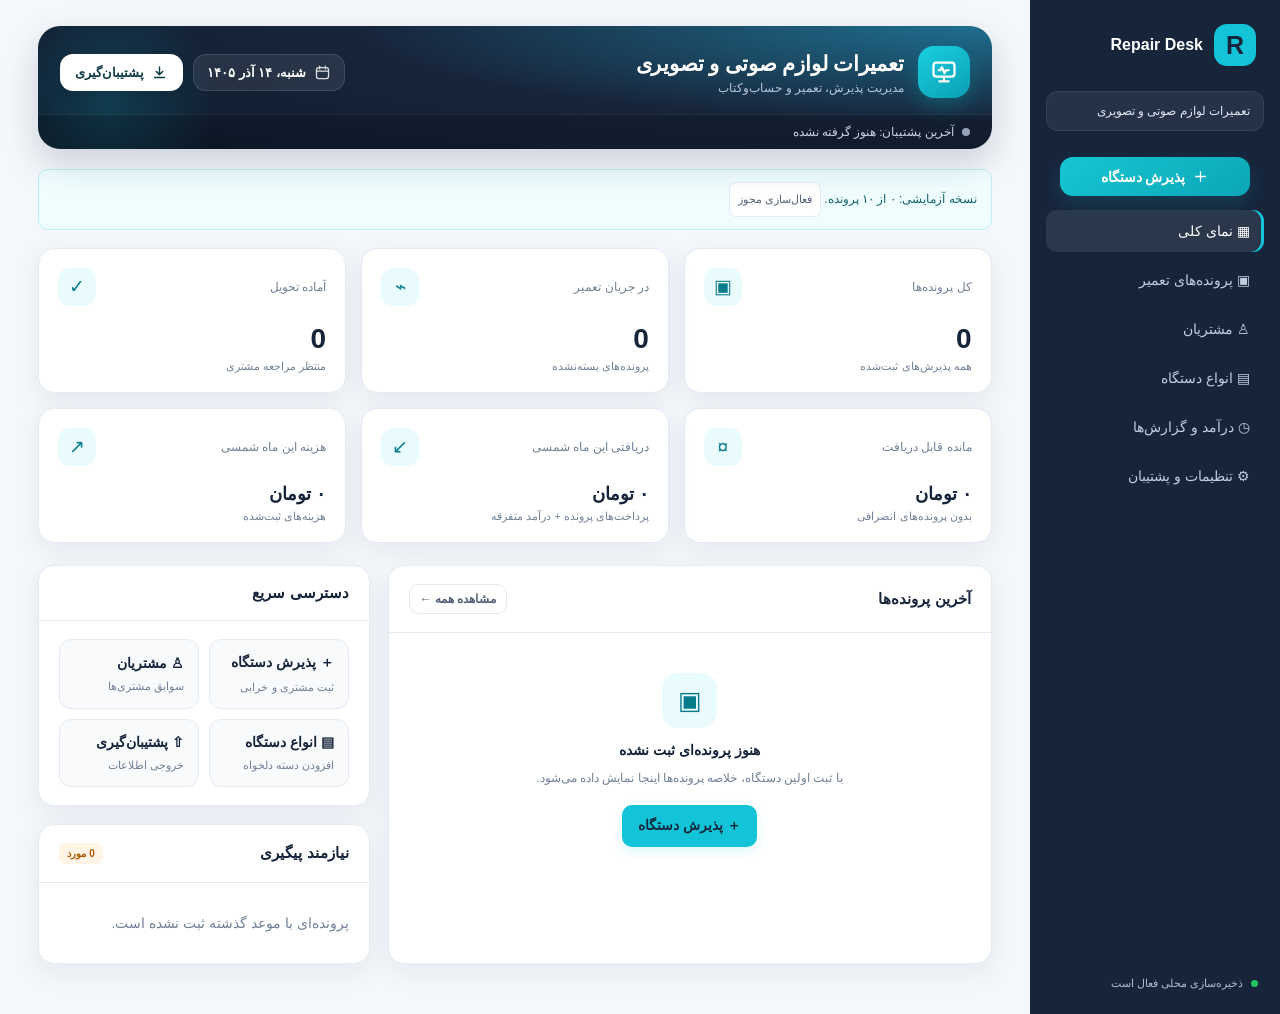
<file: app.html>
<!doctype html>
<html lang="fa" dir="rtl">
<head>
<meta charset="utf-8"><meta name="viewport" content="width=device-width,initial-scale=1,viewport-fit=cover">
<meta name="theme-color" content="#17253B"><meta name="color-scheme" content="light"><meta name="description" content="مدیریت پذیرش و تعمیر دستگاه‌ها، مشتریان و فاکتورها">
<link rel="manifest" href="manifest.webmanifest"><link rel="icon" href="icon.svg" type="image/svg+xml"><link rel="apple-touch-icon" href="icon-180.png"><meta name="apple-mobile-web-app-capable" content="yes"><meta name="mobile-web-app-capable" content="yes"><meta name="apple-mobile-web-app-title" content="Repair Desk"><link rel="stylesheet" href="styles.css">
<title>Repair Desk</title>
</head>
<body data-page="dashboard">
<div class="app-shell">
<aside class="sidebar">
  <div class="brand"><div class="brand-mark">R</div><div><strong>Repair Desk</strong></div></div>
  <div class="shop-mini" id="shopMini">تعمیرات لوازم صوتی و تصویری</div><button class="side-add" id="newJobSide"><svg viewBox="0 0 24 24" fill="none" stroke="currentColor" stroke-width="1.8" stroke-linecap="round" stroke-linejoin="round" aria-hidden="true"><path d="M12 5v14M5 12h14"/></svg>پذیرش دستگاه</button>
  <nav class="side-nav"><button class="nav-item active" data-view="dashboard">▦ نمای کلی</button><button class="nav-item" data-view="jobs">▣ پرونده‌های تعمیر</button><button class="nav-item" data-view="customers">♙ مشتریان</button><button class="nav-item" data-view="devices">▤ انواع دستگاه</button><button class="nav-item" data-view="finance">◷ درآمد و گزارش‌ها</button><button class="nav-item" data-view="settings">⚙ تنظیمات و پشتیبان</button></nav>
  <div class="sidebar-foot"><span class="status-dot"></span> ذخیره‌سازی محلی فعال است</div>
</aside>
<main class="main">
<header class="topbar"><div><p class="eyebrow" id="eyebrow">پنل مدیریت</p><h1 id="pageTitle">نمای کلی</h1></div><div class="top-actions"><button class="btn btn-primary" id="newJobTop" hidden>＋ پذیرش دستگاه</button></div></header>
<div id="viewRoot" class="view-root"></div>
</main>
</div>
<nav class="mobile-nav" aria-label="ناوبری اصلی"><button class="mobile-add" id="newJobMobile" aria-label="پذیرش دستگاه"><svg viewBox="0 0 24 24" fill="none" stroke="currentColor" stroke-width="1.8" stroke-linecap="round" stroke-linejoin="round" aria-hidden="true"><path d="M12 5v14M5 12h14"/></svg><small>پذیرش</small></button><button class="active" data-view="dashboard"><svg viewBox="0 0 24 24" fill="none" stroke="currentColor" stroke-width="1.8" stroke-linecap="round" stroke-linejoin="round" aria-hidden="true"><path d="M4 11l8-6.5 8 6.5"/><path d="M6 9.8V19a1 1 0 0 0 1 1h3.5v-5h3v5H17a1 1 0 0 0 1-1V9.8"/></svg><small>خانه</small></button><button data-view="jobs"><svg viewBox="0 0 24 24" fill="none" stroke="currentColor" stroke-width="1.8" stroke-linecap="round" stroke-linejoin="round" aria-hidden="true"><path d="M14.7 6.3a4 4 0 0 0 5 5L12 19l-3-3 7.7-7.7"/><path d="M9 16l-4.5 4.5M4 4l4 4"/><circle cx="6" cy="6" r="2.2"/></svg><small>تعمیرها</small></button><button data-view="customers"><svg viewBox="0 0 24 24" fill="none" stroke="currentColor" stroke-width="1.8" stroke-linecap="round" stroke-linejoin="round" aria-hidden="true"><circle cx="9" cy="8.5" r="3.3"/><path d="M3 20c.4-3.4 3-5.5 6-5.5s5.6 2.1 6 5.5"/><path d="M16 5.6a3.2 3.2 0 0 1 0 5.8M18 14.8c1.7.7 2.8 2.3 3 4.2"/></svg><small>مشتریان</small></button><button data-view="finance"><svg viewBox="0 0 24 24" fill="none" stroke="currentColor" stroke-width="1.8" stroke-linecap="round" stroke-linejoin="round" aria-hidden="true"><rect x="3" y="6" width="18" height="13" rx="3"/><path d="M3 10h18M16.5 14.5h.01M6 3.8l9-1.3"/></svg><small>مالی</small></button><button data-view="settings"><svg viewBox="0 0 24 24" fill="none" stroke="currentColor" stroke-width="1.8" stroke-linecap="round" stroke-linejoin="round" aria-hidden="true"><circle cx="12" cy="12" r="3.1"/><path d="M19.4 14.6a1.6 1.6 0 0 0 .3 1.7l.1.1a2 2 0 1 1-2.8 2.8l-.1-.1a1.6 1.6 0 0 0-1.7-.3 1.6 1.6 0 0 0-1 1.5V21a2 2 0 1 1-4 0v-.1a1.6 1.6 0 0 0-1-1.5 1.6 1.6 0 0 0-1.7.3l-.1.1a2 2 0 1 1-2.8-2.8l.1-.1a1.6 1.6 0 0 0 .3-1.7 1.6 1.6 0 0 0-1.5-1H3a2 2 0 1 1 0-4h.1a1.6 1.6 0 0 0 1.5-1 1.6 1.6 0 0 0-.3-1.7l-.1-.1a2 2 0 1 1 2.8-2.8l.1.1a1.6 1.6 0 0 0 1.7.3h0a1.6 1.6 0 0 0 1-1.5V3a2 2 0 1 1 4 0v.1a1.6 1.6 0 0 0 1 1.5 1.6 1.6 0 0 0 1.7-.3l.1-.1a2 2 0 1 1 2.8 2.8l-.1.1a1.6 1.6 0 0 0-.3 1.7v0a1.6 1.6 0 0 0 1.5 1H21a2 2 0 1 1 0 4h-.1a1.6 1.6 0 0 0-1.5 1z"/></svg><small>تنظیمات</small></button></nav>

<dialog id="jobDialog" class="modal"><form id="jobForm" method="dialog">
<div class="modal-head"><div><p class="eyebrow">فرم پذیرش</p><h2 id="jobDialogTitle">پذیرش دستگاه جدید</h2></div><button type="button" class="icon-btn" data-close="jobDialog">✕</button></div>
<input type="hidden" id="jobId">
<div class="form-grid">
<label>نام مشتری<input id="customerName" required maxlength="100" placeholder="نام و نام خانوادگی"></label>
<label>شماره موبایل<input id="customerPhone" inputmode="tel" maxlength="20" placeholder="مثلاً 0912..."></label>
<label>نوع دستگاه<div class="inline-field"><select id="deviceType" required></select><button type="button" class="btn btn-soft btn-small" id="addDeviceInline">＋ جدید</button></div></label>
<label>برند / مدل<input id="deviceModel" maxlength="120" placeholder="مثلاً Samsung / مدل..."></label>
<label>شماره سریال<input id="serialNumber" maxlength="100" placeholder="اختیاری"></label>
<label>تاریخ تحویل مورد انتظار<input id="expectedDate" type="text" inputmode="numeric" class="jalali-date" placeholder="۱۴۰۵/۰۷/۲۷" autocomplete="off"></label>
<label class="span-2">شرح خرابی از زبان مشتری<textarea id="faultDescription" rows="2" required placeholder="دستگاه چه ایرادی دارد؟"></textarea></label>
<label class="span-2">وضعیت ظاهری / لوازم همراه<textarea id="appearance" rows="2" placeholder="خط‌وخش، ریموت، کابل برق، آداپتور و..."></textarea></label>
<label>بیعانه (<span id="depositUnit">تومان</span>)<input id="deposit" class="money-input" type="text" inputmode="numeric" autocomplete="off" value="۰"></label>
<label>وضعیت اولیه<select id="jobStatus"></select></label>
</div><div class="modal-actions"><button type="button" class="btn btn-quiet" data-close="jobDialog">انصراف</button><button type="submit" class="btn btn-primary">ذخیره پذیرش</button></div>
</form></dialog>
<dialog id="deviceDialog" class="modal modal-narrow"><form id="deviceForm" method="dialog"><div class="modal-head"><div><p class="eyebrow">مدیریت دستگاه‌ها</p><h2>افزودن نوع دستگاه</h2></div><button type="button" class="icon-btn" data-close="deviceDialog">✕</button></div><label>نام نوع دستگاه<input id="newDeviceName" required maxlength="70" placeholder="مثلاً آمپلی‌فایر"></label><div class="modal-actions"><button type="button" class="btn btn-quiet" data-close="deviceDialog">انصراف</button><button type="submit" class="btn btn-primary">افزودن</button></div></form></dialog>
<dialog id="customerDialog" class="modal modal-narrow"><form id="customerForm" method="dialog"><div class="modal-head"><div><p class="eyebrow">مشتریان</p><h2>ویرایش مشتری</h2></div><button type="button" class="icon-btn" data-close="customerDialog">✕</button></div><input type="hidden" id="customerEditOld"><p class="muted" style="font-size:12px">تغییر در همه‌ی <b id="ceCount">۰</b> پرونده‌ی این مشتری اعمال می‌شود.</p><label>نام مشتری<input id="ceName" required maxlength="100"></label><label>شماره موبایل<input id="cePhone" inputmode="tel" maxlength="20"></label><div class="modal-actions"><button type="button" class="btn btn-quiet" data-close="customerDialog">انصراف</button><button type="submit" class="btn btn-primary">ذخیره</button></div></form></dialog>
<dialog id="detailDialog" class="modal modal-wide"><div id="detailRoot"></div></dialog>
<dialog id="invoiceDialog" class="modal modal-wide"><div id="invoiceRoot"></div></dialog>
<div id="toast" class="toast" role="status" aria-live="polite"></div>
<script src="db.js"></script><script src="datepicker.js"></script><script src="license.js"></script><script src="app.js"></script>
</body></html>
</file>
<file: styles.css>
:root{--navy:#17253B;--cyan:#13C4D8;--bg:#F4F7FB;--text:#182437;--muted:#718096;--line:#E4EAF2;--green:#16A34A;--orange:#D97706;--red:#DC2626;--shadow:0 8px 28px rgba(26,43,66,.07);font-family:Tahoma,"Segoe UI",Arial,sans-serif;color:var(--text);background:var(--bg)}
*{box-sizing:border-box}body{margin:0;font-size:14px}button,input,textarea,select{font:inherit}button{cursor:pointer}button:focus-visible,input:focus-visible,textarea:focus-visible,select:focus-visible{outline:3px solid #13c4d855;outline-offset:1px}.app-shell{min-height:100vh;display:flex}.sidebar{width:250px;background:var(--navy);color:#fff;padding:24px 16px;display:flex;flex-direction:column;flex-shrink:0}.brand{display:flex;gap:11px;align-items:center;padding:0 8px 25px}.brand-mark{width:42px;height:42px;border-radius:13px;background:var(--cyan);color:var(--navy);display:grid;place-items:center;font-size:25px;font-weight:900}.brand strong{display:block;font-size:16px}.brand small{display:block;color:#aebbd0;margin-top:4px;font-size:11px}.shop-mini{padding:12px 13px;background:#ffffff10;border:1px solid #ffffff12;border-radius:12px;color:#e0e8f4;margin-bottom:20px;font-size:12px}.side-nav{display:grid;gap:7px}.nav-item{border:0;background:transparent;color:#c2cddd;text-align:right;padding:13px 14px;border-radius:11px}.nav-item:hover,.nav-item.active{background:#ffffff16;color:#fff}.nav-item.active{box-shadow:inset -3px 0 var(--cyan)}.sidebar-foot{margin-top:auto;color:#aebbd0;font-size:11px;padding:20px 6px 0;display:flex;gap:8px;align-items:center}.status-dot{width:7px;height:7px;border-radius:50%;background:#22c55e;display:inline-block;flex-shrink:0}.main{flex:1;min-width:0;padding:26px clamp(16px,3vw,42px) 50px}.topbar{display:flex;align-items:center;justify-content:space-between;gap:16px;margin-bottom:26px}.eyebrow{font-size:11px;color:var(--muted);margin:0 0 7px}.topbar h1{margin:0;font-size:25px;color:var(--navy)}.top-actions{display:flex;align-items:center;gap:12px}.local-pill{font-size:11px;color:#526177;background:#fff;border:1px solid var(--line);padding:9px 11px;border-radius:30px;display:flex;align-items:center;gap:7px}.btn{border:1px solid transparent;border-radius:10px;padding:11px 15px;font-weight:700;display:inline-flex;align-items:center;justify-content:center;gap:7px;white-space:nowrap}.btn-primary{background:var(--cyan);color:#102b40;box-shadow:0 4px 12px #13c4d826}.btn-soft{background:#e9fbfd;color:#087b8a;border-color:#c8f1f5}.btn-quiet{background:#fff;border-color:var(--line);color:#526177}.btn-danger{background:#fff1f2;border-color:#fecdd3;color:#be123c}.btn-small{padding:7px 10px;font-size:12px}.view-root{max-width:1440px;margin:auto}.stats-grid{display:grid;grid-template-columns:repeat(4,minmax(0,1fr));gap:15px;margin-bottom:22px}.stat-card,.panel{background:#fff;border:1px solid var(--line);border-radius:16px;box-shadow:var(--shadow);min-width:0}.stat-card{padding:19px}.stat-top{display:flex;justify-content:space-between;align-items:center;gap:8px}.stat-label{color:var(--muted);font-size:12px}.stat-icon{width:38px;height:38px;border-radius:12px;display:grid;place-items:center;background:#e9fbfd;color:#087b8a;font-size:19px}.stat-number{font-size:28px;font-weight:800;color:var(--navy);margin:17px 0 5px}.stat-foot{font-size:11px;color:var(--muted)}.content-grid{display:grid;grid-template-columns:minmax(0,1.55fr) minmax(280px,.85fr);gap:18px}.panel-head{padding:18px 20px;border-bottom:1px solid var(--line);display:flex;justify-content:space-between;align-items:center;gap:12px}.panel-head h2,.section-heading h2{font-size:15px;margin:0;color:var(--navy)}.panel-body{padding:18px 20px}.section-heading{display:flex;justify-content:space-between;align-items:center;gap:12px;margin:4px 0 18px}.section-heading p{color:var(--muted);font-size:12px;margin:7px 0 0}.toolbar{display:flex;gap:9px;flex-wrap:wrap;margin-bottom:15px}.searchbox{flex:1;min-width:200px}.field,.toolbar select,.searchbox input,input,textarea,select{width:100%;border:1px solid #dbe3ed;border-radius:9px;padding:11px 12px;background:#fff;color:var(--text);min-width:0}.toolbar select{width:auto;min-width:145px}.table-wrap{overflow:auto}.data-table{width:100%;border-collapse:collapse;white-space:nowrap}.data-table th{text-align:right;font-size:11px;font-weight:600;color:var(--muted);background:#f8fafc;padding:12px 15px;border-bottom:1px solid var(--line)}.data-table td{padding:13px 15px;border-bottom:1px solid #eef2f7;font-size:12px}.data-table tbody tr:last-child td{border-bottom:0}.primary-cell{font-weight:700;color:var(--navy)}.secondary-cell{font-size:11px;color:var(--muted);margin-top:5px}.status{display:inline-flex;padding:5px 8px;border-radius:7px;font-size:10px;font-weight:700;white-space:nowrap}.status-new{background:#e8f2ff;color:#245eb7}.status-check{background:#f1eafe;color:#7c3aed}.status-progress{background:#e6f9fb;color:#087b8a}.status-parts{background:#fff4e5;color:#a85a00}.status-ready{background:#dcfce7;color:#15803d}.status-done{background:#edf2f7;color:#526177}.status-cancel{background:#fee2e2;color:#b91c1c}.actions-cell{display:flex;gap:6px}.mini-btn{border:1px solid var(--line);background:#fff;border-radius:7px;padding:6px 8px;font-size:11px;color:#526177}.empty-state{text-align:center;padding:40px 20px;color:var(--muted)}.empty-icon{width:55px;height:55px;border-radius:16px;background:#e9fbfd;color:#087b8a;display:grid;place-items:center;margin:0 auto 14px;font-size:25px}.empty-state strong{display:block;color:var(--navy);margin-bottom:8px}.quick-actions{display:grid;grid-template-columns:1fr 1fr;gap:10px}.quick-action{background:#f8fafc;border:1px solid var(--line);padding:14px;border-radius:12px;text-align:right;color:var(--navy)}.quick-action b{display:block;margin-bottom:6px}.quick-action small{color:var(--muted);font-size:11px}.activity-list{display:grid;gap:14px}.activity{display:flex;align-items:flex-start;gap:11px}.activity-mark{width:32px;height:32px;border-radius:10px;background:#e9fbfd;color:#087b8a;display:grid;place-items:center;flex-shrink:0}.activity strong{display:block;font-size:12px}.activity small{color:var(--muted);font-size:11px;display:block;margin-top:5px}.form-grid{display:grid;grid-template-columns:1fr 1fr;gap:14px}.form-grid label,.modal form>label{display:block;color:#526177;font-size:12px;font-weight:700}.form-grid label input,.form-grid label select,.form-grid label textarea,.modal form>label input{display:block;margin-top:7px;font-weight:400}.span-2{grid-column:span 2}.inline-field{display:flex;gap:6px;margin-top:7px}.inline-field select{flex:1}.modal{border:0;border-radius:18px;padding:0;width:min(760px,calc(100vw - 24px));max-height:90vh;box-shadow:0 25px 80px #0f172a44;color:var(--text)}.modal::backdrop{background:#0b1729a6;backdrop-filter:blur(3px)}.modal form{padding:24px}.modal-narrow{width:min(420px,calc(100vw - 24px))}.modal-wide{width:min(900px,calc(100vw - 24px));padding:24px;overflow:auto}.modal-head{display:flex;justify-content:space-between;align-items:flex-start;gap:12px;margin-bottom:22px}.modal-head h2{font-size:19px;color:var(--navy);margin:0}.icon-btn{width:34px;height:34px;border:1px solid var(--line);border-radius:9px;background:#fff;color:#718096}.modal-actions{display:flex;justify-content:flex-end;gap:9px;margin-top:24px;padding-top:17px;border-top:1px solid var(--line)}.detail-header{display:flex;justify-content:space-between;gap:15px;align-items:flex-start;border-bottom:1px solid var(--line);padding-bottom:17px;margin-bottom:18px}.detail-header h2{margin:0 0 7px;color:var(--navy)}.detail-actions{display:flex;flex-wrap:wrap;gap:7px;justify-content:flex-end}.detail-grid{display:grid;grid-template-columns:1fr 1fr;gap:12px}.info-card{background:#f8fafc;border:1px solid var(--line);border-radius:11px;padding:13px}.info-card small{color:var(--muted);display:block;margin-bottom:7px;font-size:11px}.info-card strong{font-size:13px;white-space:pre-wrap;overflow-wrap:anywhere}.detail-section{margin-top:20px}.detail-section h3{font-size:14px;color:var(--navy);margin:0 0 12px}.detail-form{display:grid;grid-template-columns:1fr 1fr;gap:12px}.detail-form label{font-size:11px;color:var(--muted);font-weight:700}.detail-form label input,.detail-form label select,.detail-form label textarea{margin-top:6px}.detail-form .wide{grid-column:span 2}.settings-grid{display:grid;grid-template-columns:1fr 1fr;gap:18px}.settings-card{padding:20px}.settings-card h2{font-size:15px;margin:0 0 7px;color:var(--navy)}.settings-card>p{color:var(--muted);font-size:11px;line-height:1.9;margin:0 0 17px}.settings-form{display:grid;gap:12px}.settings-form label{font-size:12px;color:#526177;font-weight:700}.settings-form label input,.settings-form label textarea{margin-top:6px}.backup-row{padding:13px 0;border-bottom:1px solid var(--line)}.backup-row strong{display:block;font-size:12px}.backup-row small{display:block;color:var(--muted);margin:5px 0 10px;font-size:11px;line-height:1.8}.settings-actions{display:flex;gap:8px;flex-wrap:wrap;margin-top:14px}.device-list{display:grid;gap:8px}.device-row{display:flex;align-items:center;justify-content:space-between;padding:12px;background:#f8fafc;border:1px solid var(--line);border-radius:10px}.device-row span{font-weight:700;font-size:12px}.device-row small{color:var(--muted);font-size:10px}.invoice-paper{background:#fff;border:1px solid #dce4ee;border-radius:12px;padding:28px;max-width:760px;margin:0 auto}.invoice-brand{display:flex;justify-content:space-between;gap:15px;border-bottom:2px solid var(--navy);padding-bottom:16px}.invoice-brand h2{margin:0 0 6px;color:var(--navy)}.invoice-brand p{margin:0;color:var(--muted);font-size:11px}.invoice-title{background:#f1f5f9;padding:10px;border-radius:8px;text-align:center;font-weight:800;margin:18px 0}.invoice-meta{display:grid;grid-template-columns:1fr 1fr;gap:8px;font-size:12px}.invoice-meta p{margin:5px 0}.invoice-table{width:100%;border-collapse:collapse;margin:17px 0}.invoice-table th,.invoice-table td{border:1px solid #dbe3ed;padding:10px;text-align:right;font-size:12px}.invoice-table th{background:#f8fafc}.invoice-total{width:min(330px,100%);margin-right:auto}.invoice-total div{display:flex;justify-content:space-between;padding:7px 0;font-size:12px}.invoice-total .grand{font-size:15px;font-weight:800;border-top:2px solid var(--navy);margin-top:6px;padding-top:12px}.invoice-note{font-size:11px;color:var(--muted);border-top:1px dashed #cbd5e1;padding-top:14px;margin-top:20px}.notice{border:1px solid #bdeef3;background:#effdff;color:#17636d;padding:12px 14px;border-radius:10px;font-size:12px;line-height:1.9;margin-bottom:16px}.danger-notice{border-color:#fed7aa;background:#fff7ed;color:#9a3412}.hidden{display:none!important}.toast{position:fixed;bottom:25px;left:25px;background:var(--navy);color:#fff;padding:13px 17px;border-radius:11px;box-shadow:var(--shadow);z-index:99;opacity:0;transform:translateY(10px);pointer-events:none;transition:.2s;max-width:calc(100vw - 40px);font-size:12px}.toast.show{opacity:1;transform:translateY(0)}.muted{color:var(--muted)}.text-red{color:var(--red)}
@media(max-width:1050px){.sidebar{width:220px}.stats-grid{grid-template-columns:repeat(2,minmax(0,1fr))}.content-grid{grid-template-columns:1fr}.settings-grid{grid-template-columns:1fr}}
@media(max-width:700px){.sidebar{display:none}.main{padding:17px 13px 95px}.topbar{align-items:flex-start;margin-bottom:20px}.topbar h1{font-size:21px}.top-actions{gap:7px}.local-pill{display:none}.top-actions .btn{padding:10px 11px;font-size:11px}.stats-grid{gap:9px}.stat-card{padding:14px}.stat-number{font-size:24px;margin:12px 0 4px}.stat-icon{width:31px;height:31px}.stat-label{font-size:11px}.stat-foot{font-size:10px}.panel-head,.panel-body{padding:14px}.section-heading{align-items:flex-start}.section-heading .btn{font-size:11px;padding:9px}.toolbar{display:grid;grid-template-columns:1fr}.toolbar select{width:100%}.searchbox{min-width:0}.form-grid,.detail-form{grid-template-columns:1fr}.span-2,.detail-form .wide{grid-column:auto}.modal form{padding:19px}.modal-wide{padding:15px}.detail-header{display:block}.detail-actions{justify-content:flex-start;margin-top:14px}.detail-grid,.invoice-meta{grid-template-columns:1fr}.invoice-paper{padding:16px}.mobile-nav{display:flex;position:fixed;bottom:0;right:0;left:0;height:68px;background:#fff;border-top:1px solid var(--line);justify-content:space-around;align-items:center;padding:5px 6px max(5px,env(safe-area-inset-bottom));z-index:30}.mobile-nav button{border:0;background:transparent;color:#8090a4;display:flex;flex-direction:column;align-items:center;gap:4px;min-width:51px}.mobile-nav button span{font-size:20px}.mobile-nav button small{font-size:10px}.mobile-nav button.active{color:#087b8a}.mobile-nav .mobile-add{width:48px;height:48px;min-width:48px;border-radius:16px;background:var(--cyan);color:var(--navy);font-size:27px}.toast{bottom:82px;left:12px}.data-table th,.data-table td{padding:11px 10px}}
@media print{body{background:#fff}.app-shell,.mobile-nav,.modal-head,.modal-actions,.detail-actions,.toast{display:none!important}.modal[open]{position:static;display:block!important;max-width:none;width:100%;max-height:none;box-shadow:none;padding:0;overflow:visible}.modal::backdrop{display:none}.invoice-paper{border:0;padding:0;max-width:none}.invoice-title,.invoice-table th{print-color-adjust:exact;-webkit-print-color-adjust:exact}}

/* Polished Persian date fields, support/about section and responsive navigation */
.jalali-date{direction:ltr;text-align:right;font-variant-numeric:tabular-nums;letter-spacing:.2px}
.jalali-date::placeholder{direction:rtl;text-align:right;color:#9aa8b8}
.about-card{grid-column:1/-1;background:linear-gradient(145deg,#fff 0%,#f7fcfd 100%)}
.about-brand{display:flex;align-items:center;gap:12px;padding-bottom:15px;border-bottom:1px solid var(--line)}
.about-brand .brand-mark{flex-shrink:0}
.about-brand h2{margin:0 0 5px!important}
.about-brand p,.about-copy{color:var(--muted);font-size:12px;line-height:2;margin:8px 0 16px}
.about-card h3{font-size:13px;color:var(--navy);margin:15px 0 10px}
.support-links{display:grid;grid-template-columns:repeat(3,minmax(0,1fr));gap:10px}
.support-links a{display:flex;align-items:center;justify-content:space-between;gap:8px;text-decoration:none;background:#fff;border:1px solid var(--line);border-radius:11px;padding:13px;color:var(--navy);font-size:12px;font-weight:700;transition:transform .18s,border-color .18s}
.support-links a:hover{transform:translateY(-2px);border-color:var(--cyan)}
.support-links a span{color:#087b8a;font-size:11px;direction:ltr}
.copyright{border-top:1px solid var(--line);padding-top:14px;margin:18px 0 0;color:var(--muted);font-size:11px;text-align:center}
@media(max-width:700px){
 .main{padding-bottom:calc(88px + env(safe-area-inset-bottom))}
 .topbar{gap:8px}.topbar h1{font-size:20px}.top-actions .btn{min-height:40px;border-radius:12px}
 .mobile-nav{height:calc(66px + env(safe-area-inset-bottom));padding:6px 9px calc(6px + env(safe-area-inset-bottom));gap:2px;background:rgba(255,255,255,.96);backdrop-filter:blur(18px);box-shadow:0 -8px 28px #17253b0d;border-top:1px solid #e7edf4}
 .mobile-nav button{flex:1;min-width:0;max-width:76px;min-height:49px;border-radius:13px;transition:background .18s,color .18s}
 .mobile-nav button span{font-size:21px;line-height:1.1}.mobile-nav button small{font-size:10px;font-weight:600}
 .mobile-nav button.active{background:#e9fbfd;color:#087b8a}
 .mobile-nav .mobile-add{flex:0 0 48px;width:48px;height:48px;min-width:48px;max-width:48px;border-radius:16px;background:linear-gradient(145deg,#16c6d4,#0ca6b5);color:#fff;font-size:28px;box-shadow:0 6px 15px #0ca6b533}
 .support-links{grid-template-columns:1fr}.support-links a{padding:12px 14px}
 .about-card{padding:16px}.data-table{font-size:11px}
}
@media(min-width:701px){.mobile-nav{display:none}}

/* Finance module additions */
#transactionForm input,#transactionForm select{width:100%}.toolbar label{display:grid;gap:6px;font-size:11px;color:var(--muted);font-weight:700}.toolbar label input{min-width:140px}.status-ready,.status-cancel{white-space:nowrap}.about-card{grid-column:1/-1}.support-links a{min-height:46px}
@media(max-width:700px){.mobile-nav{gap:1px}.mobile-nav button{max-width:64px}.mobile-nav button small{font-size:9px}.mobile-nav .mobile-add{flex-basis:44px;width:44px;min-width:44px;max-width:44px;height:44px}.toolbar label input{width:100%;min-width:0}.settings-card{padding:15px}#transactionForm .wide{grid-column:auto}}

/* Polished Persian date and money fields */
.jalali-date{direction:ltr;text-align:center;font-variant-numeric:tabular-nums;letter-spacing:.45px;font-weight:650!important;background:linear-gradient(180deg,#fff,#f8fbff)!important;border-color:#cbd8e7!important;padding:12px 14px!important;box-shadow:inset 0 1px 2px #0f172a05;transition:border-color .18s,box-shadow .18s}
.jalali-date:focus,.money-input:focus{outline:none;border-color:#0891b2!important;box-shadow:0 0 0 3px #0891b21c!important}
.jalali-date::placeholder{direction:rtl;text-align:center;color:#9aa8b8;font-weight:400}
.money-input{font-variant-numeric:tabular-nums;letter-spacing:.2px}
.field-hint{display:block;margin-top:5px;color:#7b8ba0;font-size:10px;font-weight:400;line-height:1.8}
#transactionForm label,#repairForm label{line-height:1.9}
#transactionForm input[name="amount"]{font-size:16px;font-weight:750;color:#17253b;direction:ltr;text-align:right}
#deposit{direction:ltr;text-align:right;font-variant-numeric:tabular-nums}
@media(max-width:700px){.jalali-date{padding:12px!important}.field-hint{font-size:10px}}

@media(min-width:1051px){.stats-grid.cols-3{grid-template-columns:repeat(3,minmax(0,1fr))}.stats-grid.cols-5{grid-template-columns:repeat(5,minmax(0,1fr))}.stats-grid.cols-5 .stat-number{font-size:16px!important}}
@media(max-width:1050px){.stats-grid.cols-5>:last-child{grid-column:1/-1}}

/* ===== v11: هدر خانه، ناوبری پایین، انتخاب‌گر تاریخ ===== */
.home-head{position:relative;overflow:hidden;border-radius:22px;padding:20px 22px 0;margin-bottom:20px;color:#fff;background:radial-gradient(120% 140% at 100% 0%,#1f6f8f 0%,#17253B 55%,#101b2d 100%);box-shadow:0 14px 34px #17253b2e}
.home-head:before{content:"";position:absolute;inset:auto auto -60px -40px;width:220px;height:220px;border-radius:50%;background:radial-gradient(circle,#13c4d833,transparent 70%);pointer-events:none}
.hh-row{position:relative;display:flex;align-items:center;justify-content:space-between;gap:16px;flex-wrap:wrap}
.hh-brand{display:flex;align-items:center;gap:14px;min-width:0}
.hh-mark{flex:0 0 auto;width:52px;height:52px;border-radius:16px;display:grid;place-items:center;background:linear-gradient(145deg,#19d0e2,#0b9fb2);box-shadow:0 8px 20px #0ca6b54d}
.hh-mark svg{width:28px;height:28px}
.hh-brand h1{margin:0;font-size:21px;line-height:1.4;font-weight:800;letter-spacing:-.2px}
.hh-brand p{margin:2px 0 0;font-size:12px;color:#b8c7dc}
.hh-side{display:flex;align-items:center;gap:10px;flex-wrap:wrap}
.hh-date{display:flex;align-items:center;gap:8px;padding:9px 13px;border-radius:13px;background:#ffffff14;border:1px solid #ffffff1f;font-size:12.5px;font-weight:600;white-space:nowrap}
.hh-date svg{width:17px;height:17px;opacity:.85}
.hh-backup{display:flex;align-items:center;gap:7px;border:0;border-radius:13px;padding:10px 15px;font-weight:700;font-size:12.5px;color:#0d3a44;background:#fff;box-shadow:0 6px 16px #0000001f;transition:transform .15s}
.hh-backup:hover{transform:translateY(-1px)}.hh-backup svg{width:17px;height:17px}
.hh-note{position:relative;display:flex;align-items:center;gap:8px;margin:16px -22px 0;padding:10px 22px;font-size:11.5px;color:#c9d6e8;background:#0000002b;border-top:1px solid #ffffff12}
.hh-note i{width:8px;height:8px;border-radius:50%;background:#34d399;flex:0 0 auto;box-shadow:0 0 0 3px #34d39933}
.hh-note.warn{background:#7f1d1d;color:#ffe4e6;font-weight:700;border-top-color:#ef444466}.hh-note.warn i{background:#f87171;box-shadow:0 0 0 3px #f8717155;animation:hhp 1.6s infinite}
.hh-note.idle i{background:#94a3b8;box-shadow:none}
@keyframes hhp{50%{box-shadow:0 0 0 6px #f8717100}}
@media(prefers-reduced-motion:reduce){.hh-note.warn i{animation:none}}
body[data-page=dashboard] .topbar{display:none}
.side-add{display:flex;align-items:center;justify-content:center;gap:7px;width:calc(100% - 28px);margin:6px 14px 14px;border:0;border-radius:13px;padding:11px;font-weight:700;color:#fff;background:linear-gradient(145deg,#16c6d4,#0ca6b5);box-shadow:0 8px 18px #0ca6b52e}
.side-add svg{width:17px;height:17px}
.brand small{display:none}
@media(max-width:700px){
 .home-head{border-radius:18px;padding:16px 16px 0}.hh-note{margin:14px -16px 0;padding:9px 16px}
 .hh-brand h1{font-size:17px}.hh-mark{width:44px;height:44px;border-radius:14px}.hh-mark svg{width:24px;height:24px}
 .hh-side{width:100%}.hh-date{flex:1;justify-content:center}.hh-backup{flex:0 0 auto}
 body[data-page=dashboard] .main{padding-top:13px}
}
/* ناوبری پایین */
@media(max-width:700px){
 nav.mobile-nav{position:fixed;inset:auto 0 0 0;display:grid;grid-template-columns:repeat(6,1fr);align-items:stretch;gap:2px;height:auto;padding:7px 8px calc(7px + env(safe-area-inset-bottom));background:rgba(255,255,255,.94);-webkit-backdrop-filter:blur(20px);backdrop-filter:blur(20px);border-top:1px solid #e3eaf3;box-shadow:0 -10px 30px #17253b14;z-index:40}
 nav.mobile-nav button{position:relative;display:flex;flex-direction:column;align-items:center;justify-content:center;gap:3px;flex:none;width:auto;max-width:none;min-width:0;min-height:52px;padding:4px 0;border:0;border-radius:15px;background:transparent;color:#7a889b;transition:color .2s,background .2s,transform .15s}
 nav.mobile-nav button svg{width:23px;height:23px;transition:transform .2s}
 nav.mobile-nav button small{font-size:10px;font-weight:600;line-height:1.2}
 nav.mobile-nav button.active{background:linear-gradient(180deg,#e6fafc,#f0fcfd);color:#07808f}
 nav.mobile-nav button.active small{font-weight:800}nav.mobile-nav button.active svg{transform:translateY(-1px)}
 nav.mobile-nav button.active:after{content:"";position:absolute;top:2px;width:16px;height:3px;border-radius:3px;background:#0ca6b5}
 nav.mobile-nav button:active{transform:scale(.94)}
 nav.mobile-nav .mobile-add{flex:none;width:auto;max-width:none;min-width:0;height:auto;color:#fff;background:linear-gradient(150deg,#19cfe0,#0a9bb0);box-shadow:0 8px 18px #0a9bb04d;font-size:inherit}
 nav.mobile-nav .mobile-add svg{width:24px;height:24px}nav.mobile-nav .mobile-add small{font-weight:700}
 .main{padding-bottom:calc(92px + env(safe-area-inset-bottom))}
}
/* انتخاب‌گر تاریخ */
.date-field{position:relative;display:block;width:100%}
.date-field .jalali-date{width:100%;padding-inline-start:44px!important}
.date-btn{position:absolute;inset-inline-start:5px;top:50%;transform:translateY(-50%);width:34px;height:34px;border:0;border-radius:10px;display:grid;place-items:center;background:#e9f7fa;color:#0a8697;padding:0;transition:background .15s}
.date-btn:hover{background:#d4f0f5}.date-btn svg{width:18px;height:18px}
.rdp{position:fixed;z-index:2147483000;width:308px;max-width:calc(100vw - 16px);background:#fff;border:1px solid #dfe7f1;border-radius:18px;box-shadow:0 24px 60px #17253b33,0 4px 14px #17253b14;padding:12px;direction:rtl;font-size:13px;color:var(--text);animation:rdpin .14s ease-out}
@keyframes rdpin{from{opacity:0;transform:translateY(-4px) scale(.98)}}
.rdp-grab{display:none}
.rdp-head{display:flex;align-items:center;gap:6px;margin-bottom:8px}
.rdp-nav{flex:0 0 36px;height:36px;border:0;border-radius:11px;background:#f1f5f9;color:#334155;display:grid;place-items:center;padding:0}
.rdp-nav:hover{background:#e2eaf3}.rdp-nav svg{width:17px;height:17px}
.rdp-sel{flex:1;display:flex;gap:6px;min-width:0}
.rdp-sel select{flex:1;min-width:0;height:36px;border:1px solid #e1e8f1;border-radius:11px;background:#fff;padding:0 8px;font-weight:700;color:var(--navy);text-align:center;text-align-last:center;appearance:auto}
.rdp-wd,.rdp-grid{display:grid;grid-template-columns:repeat(7,1fr);gap:3px;text-align:center}
.rdp-wd span{font-size:11px;font-weight:700;color:#8a98ab;padding:5px 0}.rdp-wd .fri{color:#e11d48}
.rdp-grid i{display:block}
.rdp-day{aspect-ratio:1;border:0;border-radius:12px;background:transparent;font-weight:600;color:#1e293b;padding:0;min-height:34px}
.rdp-day:hover{background:#e9f7fa}.rdp-day.fri{color:#e11d48}
.rdp-day.today{box-shadow:inset 0 0 0 1.6px #13c4d8}
.rdp-day.sel{background:linear-gradient(145deg,#16c6d4,#0a9bb0);color:#fff;box-shadow:0 5px 12px #0a9bb04d}
.rdp-foot{display:flex;gap:6px;margin-top:10px;padding-top:10px;border-top:1px solid #edf1f6}
.rdp-link{flex:1;border:0;border-radius:11px;height:36px;background:#f1f5f9;color:#334155;font-weight:700;font-size:12px}
.rdp-link:hover{background:#e2eaf3}.rdp-clear{color:#be123c}.rdp-done{background:transparent;color:#64748b}
.rdp-backdrop{position:fixed;inset:0;background:#0f172a66;z-index:2147482999}
.rdp.sheet{left:0!important;right:0!important;top:auto!important;bottom:0;width:100%;max-width:none;border-radius:22px 22px 0 0;padding:10px 14px calc(14px + env(safe-area-inset-bottom));animation:rdsh .2s ease-out}
@keyframes rdsh{from{transform:translateY(40px);opacity:0}}
.rdp.sheet .rdp-grab{display:block;width:40px;height:4px;border-radius:4px;background:#d5dde8;margin:0 auto 10px}
.rdp.sheet .rdp-day{min-height:40px;font-size:15px}
.toolbar .date-field{min-width:130px}
[hidden]{display:none!important}
.rdp.sheet .rdp-day{aspect-ratio:auto;height:44px}.rdp.sheet .rdp-grid{gap:4px 3px}
</file>
